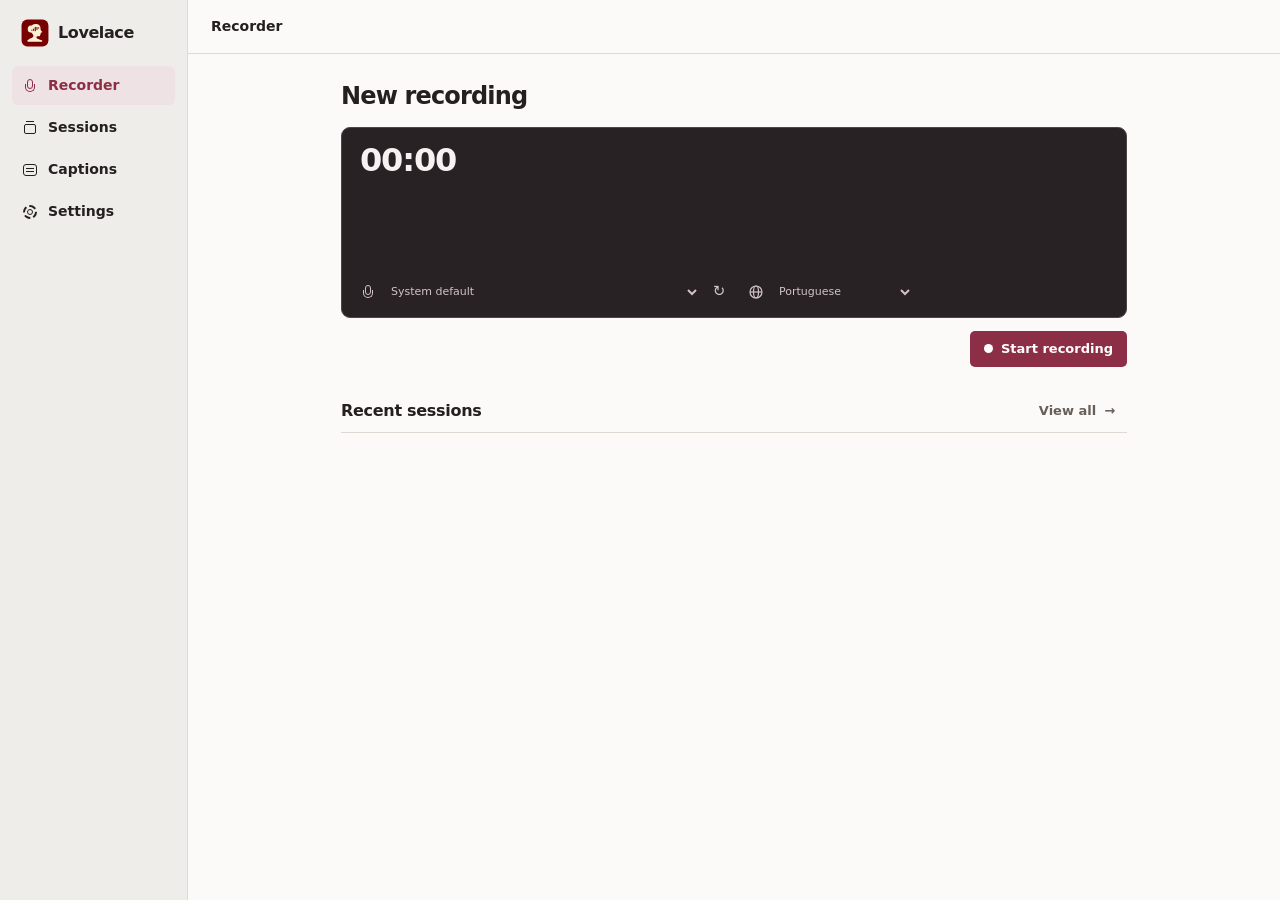
<file: ui/index.html>
<!doctype html>
<html lang="en">
<head>
    <meta charset="utf-8">
    <meta name="viewport" content="width=device-width, initial-scale=1">
    <title>Lovelace</title>
    <link rel="stylesheet" href="./styles.css">
    <link rel="stylesheet" href="./themes/loveless.css">
    <script type="module" src="./app.js"></script>
</head>
<body>
    <!-- Elements with data-text display optional text. If removed, update any ARIA references to them. -->
    <aside class="sidebar" aria-label="Workspace">
        <div class="brand">
            <svg class="brand-mark" width="28" height="28" viewBox="0 0 100 100" aria-hidden="true">
                <rect x="2" y="2" width="96" height="96" rx="21" fill="#780000" />
                <g fill="#fdf0d5">
                    <ellipse cx="35.5" cy="35.5" rx="11.5" ry="12.5" />
                    <path d="M23 77 C28 70 36 69 43 64 C46 61 44 57 40 52 C34 46 32 39 34 32 C36 21 46 16 56 18 C65 19 70 26 70 35 C69 38 71 41 75 45 C77 47 75 49 71 49 C70 50 70 52 71 54 C71 55 69 56 68 56 C69 59 67 62 63 62 C58 61 55 62 55 66 C56 71 66 73 74 76 C76 77 77 79 75 81 L25 81 C23 80 22 79 23 77 Z" />
                </g>
                <g fill="#780000">
                    <rect x="37.05" y="37.5" width="3.9" height="5" rx="1.95" />
                    <rect x="43.05" y="33.5" width="3.9" height="9" rx="1.95" />
                    <rect x="49.05" y="28" width="3.9" height="16" rx="1.95" />
                    <rect x="55.05" y="28.5" width="3.9" height="11" rx="1.95" />
                    <rect x="61.05" y="29.5" width="3.9" height="5" rx="1.95" />
                </g>
            </svg>
            Lovelace
        </div>
        <nav class="navigation" aria-label="Main navigation">
            <button type="button" class="nav-item" data-view-target="record" aria-current="page">
                <span class="icon icon-mic" aria-hidden="true"></span> Recorder
            </button>
            <button type="button" class="nav-item" data-view-target="sessions">
                <span class="icon icon-library" aria-hidden="true"></span> Sessions
                <span class="nav-count" data-text="session-count" aria-hidden="true"></span>
            </button>
            <button type="button" class="nav-item" data-view-target="captions">
                <span class="icon icon-captions" aria-hidden="true"></span> Captions
            </button>
            <button type="button" id="log-navigation" class="nav-item" data-view-target="log" hidden>
                <span class="icon icon-captions" aria-hidden="true"></span> Transcription log
            </button>
            <button type="button" class="nav-item" data-view-target="settings">
                <span class="icon icon-settings" aria-hidden="true"></span> Settings
            </button>
        </nav>
    </aside>

    <main class="workspace" data-view="record">
        <header class="topbar">
            <h1 data-text="view-heading" tabindex="-1">Recorder</h1>
            <button type="button" id="active-job" class="job-status" data-view-target="record" hidden></button>
        </header>
        <p id="message" class="message" role="status" hidden></p>

        <section class="view page-scroll" data-panel="record" aria-label="Recorder">
            <div class="page-content recording-page">
                <section class="recorder" aria-labelledby="studio-heading">
                    <h2 id="studio-heading">New recording</h2>
                    <p id="model-setup-hint" class="model-intro" hidden>Models or engines are missing. <button type="button" class="button quiet" data-view-target="settings">Configure in Settings</button></p>
                    <div class="toolbar" aria-label="Recording controls">
                        <div class="monitor">
                            <div class="monitor-header">
                                <time data-text="elapsed" aria-label="Recording time">00:00</time>
                            </div>
                            <canvas id="signal-chart" width="900" height="112" aria-hidden="true"></canvas>
                            <div class="monitor-footer">
                                <div class="monitor-input monitor-audio-input">
                                    <span class="icon icon-mic" aria-hidden="true"></span>
                                    <label class="visually-hidden" for="audio-input">Audio input</label>
                                    <select id="audio-input" class="monitor-select" aria-label="Audio input">
                                        <option value="default">System default</option>
                                    </select>
                                    <button type="button" id="refresh-audio-inputs" class="refresh-inputs"
                                        aria-label="Refresh audio inputs" title="Refresh audio inputs">
                                        <span aria-hidden="true">&#x21bb;</span>
                                    </button>
                                    <meter id="level" class="visually-hidden" min="0" max="1" value="0"
                                        aria-label="Audio input level"></meter>
                                </div>
                                <div class="monitor-input monitor-language">
                                    <svg class="icon" viewBox="0 0 16 16" fill="none" stroke="currentColor" stroke-width="1.2" aria-hidden="true">
                                        <circle cx="8" cy="8" r="6"></circle>
                                        <ellipse cx="8" cy="8" rx="2.5" ry="6"></ellipse>
                                        <path d="M2 8h12"></path>
                                    </svg>
                                    <label class="visually-hidden" for="language">Spoken language</label>
                                    <select id="language" class="monitor-select" title="Spoken language">
                                        <option value="pt">Portuguese</option>
                                        <option value="en">English</option>
                                        <option value="auto">Auto-detect</option>
                                    </select>
                                </div>
                            </div>
                        </div>
                        <div class="record-controls">
                            <button type="button" id="record" class="button primary">
                                <span class="record-mark" aria-hidden="true"></span>
                                <span data-text="record-label">Start recording</span>
                            </button>
                        </div>
                    </div>
                </section>

                <section class="recent-panel" aria-labelledby="recent-heading">
                    <div class="section-heading">
                        <h2 id="recent-heading">Recent sessions</h2>
                        <button type="button" class="button quiet" data-view-target="sessions">
                            View all <span aria-hidden="true">→</span>
                        </button>
                    </div>
                    <div id="recent"></div>
                </section>
            </div>
        </section>

        <section class="view library" data-panel="sessions" aria-label="Sessions" hidden>
            <section class="session-list" aria-labelledby="history-heading">
                <h2 id="history-heading">Session history</h2>
                <div id="history"></div>
            </section>
            <div class="session-detail">
                <section id="review" class="review" aria-label="Session review" aria-labelledby="session-title" hidden>
                    <header class="review-header">
                        <div class="review-heading">
                            <div>
                                <h2 id="session-title" data-text="session-title" tabindex="-1"></h2>
                                <p id="session-state" data-text="session-state"></p>
                            </div>
                            <div class="session-processing-actions">
                                <button type="button" id="retry" class="button secondary" hidden>Resume processing</button>
                                <button type="button" id="restart" class="button secondary" hidden>Restart transcription…</button>
                            </div>
                        </div>
                        <div class="document-toolbar">
                            <div class="document-picker" role="group" aria-label="Document">
                                <button type="button" data-document="summary" aria-pressed="true">Summary</button>
                                <button type="button" data-document="transcript" aria-pressed="false">Transcript</button>
                            </div>
                            <button type="button" id="copy" class="button quiet">Copy Markdown</button>
                        </div>
                    </header>
                    <div id="reading-pane" class="reading-pane">
                        <article id="document" class="document"></article>
                    </div>
                    <div id="player" class="player" role="group" aria-label="Session audio" hidden>
                        <audio id="audio" preload="metadata"></audio>
                        <button id="play" type="button" aria-label="Play" disabled>
                            <span aria-hidden="true"></span>
                        </button>
                        <time data-text="current-time">00:00</time>
                        <input id="seek" type="range" min="0" max="1" step="any" value="0"
                            aria-label="Playback position" disabled>
                        <time data-text="duration">00:00</time>
                    </div>
                </section>
                <div id="empty" class="empty">
                    <span class="icon icon-library" aria-hidden="true"></span>
                    <h2 data-text="empty-title">No sessions yet</h2>
                    <p data-text="empty-description">Your recordings, transcripts and summaries will appear here.</p>
                    <button type="button" class="button secondary" data-view-target="record">Open recorder</button>
                </div>
            </div>
        </section>

        <section class="view page-scroll" data-panel="captions" aria-labelledby="captions-heading" hidden>
            <div class="page-content captions-page">
                <h2 id="captions-heading">Create captions</h2>
                <form id="captions-form">
                    <div class="field media-field">
                        <label for="caption-media">Audio or video file</label>
                        <p id="media-hint">Choose a file, drop it into this window, or paste its path.</p>
                        <div class="media-picker">
                            <input id="caption-media" type="text" placeholder="Path to media file" aria-describedby="media-hint" required>
                            <button type="button" class="button secondary" id="pick-caption-media">Browse…</button>
                        </div>
                    </div>
                    <div class="caption-controls">
                        <div class="field">
                            <label for="caption-language">Spoken language</label>
                            <select id="caption-language">
                                <option value="pt">Portuguese</option>
                                <option value="en">English</option>
                                <option value="auto">Auto-detect</option>
                            </select>
                        </div>
                        <div class="field track-field">
                            <label for="caption-track">Audio track</label>
                            <input id="caption-track" type="number" min="1" max="4294967295" value="1" required>
                        </div>
                    </div>
                    <div class="caption-action">
                        <button type="submit" id="generate-captions" class="button primary">Generate SRT</button>
                        <p id="caption-status" role="status">The SRT is saved next to the media file.</p>
                    </div>
                    <input id="caption-output" type="text" aria-label="Saved subtitle path" readonly hidden>
                </form>
            </div>
        </section>

        <section class="view page-scroll" data-panel="log" aria-label="Transcription log" hidden>
            <div id="log-content" class="page-content log-page">
                <section id="processing-status" class="processing-status" data-phase="idle"
                    aria-labelledby="processing-heading">
                    <div class="processing-heading">
                        <div>
                            <h3 id="processing-heading">Current job</h3>
                            <p id="processing-session"></p>
                            <p id="processing-detail">Waiting for a recording.</p>
                        </div>
                        <span id="processing-state" class="status-pill">Ready</span>
                    </div>
                    <div class="progress-meta">
                        <span>Stage-based progress · stays fixed during each stage</span>
                        <span id="processing-percent">0%</span>
                    </div>
                    <div id="processing-progress" class="progress-track" role="progressbar"
                        aria-label="Transcription progress" aria-valuemin="0" aria-valuemax="100"
                        aria-valuenow="0" aria-valuetext="Ready to record">
                        <span id="processing-progress-bar" class="progress-bar"></span>
                    </div>
                    <div class="log-actions">
                        <button type="button" id="log-resume" class="button secondary" hidden>Resume processing</button>
                        <button type="button" id="log-restart" class="button secondary" hidden>Restart transcription…</button>
                    </div>
                    <div class="activity-heading">
                        <h4>Activity log</h4>
                        <span id="job-elapsed"></span>
                    </div>
                    <ol id="processing-log" class="activity-log" aria-live="polite"
                        aria-relevant="additions"></ol>
                    <details id="engine-details" hidden>
                        <summary>Whisper output</summary>
                        <pre id="engine-log" class="engine-log" aria-label="Whisper output"></pre>
                    </details>
                </section>
            </div>
        </section>

        <section class="view page-scroll" data-panel="settings" aria-label="Settings" hidden>
            <div class="page-content settings-page">
                <section class="model-manager" aria-labelledby="models-heading">
                    <h2 id="models-heading">Models and engines</h2>
                    <p class="model-intro">Choose a download or browse for an existing file. Downloads are verified and selected automatically. Changes here are saved immediately.</p>
                    <p id="models-directory" class="model-path"></p>
                    <div id="model-controls"></div>
                    <div id="model-transfer" class="model-transfer" hidden>
                        <p id="model-transfer-status" role="status"></p>
                        <progress id="model-transfer-progress" max="100" value="0" aria-label="Download progress"></progress>
                        <button id="cancel-model-download" type="button" class="button secondary">Cancel download</button>
                    </div>
                    <p id="models-status" class="model-feedback" role="status"></p>
                    <p class="model-intro">Whisper models support multiple languages. Summaries use instruction models through llama.cpp. Choose CPU or a GPU backend matching your hardware; only engines for this system and architecture are listed. GPU backends require compatible drivers. Larger models need more memory. FFmpeg is still required for media captions.</p>
                </section>
                <form id="settings-form">
                    <fieldset aria-labelledby="appearance-heading">
                        <h2 id="appearance-heading">Appearance</h2>
                        <div class="setting-row">
                            <label for="setting-appearance">Theme</label>
                            <select id="setting-appearance">
                                <option value="system">System</option>
                                <option value="light">Light</option>
                                <option value="dark">Dark</option>
                                <option value="loveless">Loveless</option>
                            </select>
                        </div>
                        <div class="setting-row">
                            <div>
                                <label for="setting-backdrop">Window effect</label>
                                <p id="backdrop-hint" data-text="backdrop-hint">Applies to the sidebar and toolbar.</p>
                            </div>
                            <select id="setting-backdrop" aria-describedby="backdrop-hint">
                                <option value="solid">None</option>
                                <option value="mica">Mica</option>
                                <option value="acrylic">Acrylic</option>
                            </select>
                        </div>
                    </fieldset>
                    <fieldset aria-labelledby="defaults-heading">
                        <h2 id="defaults-heading">Recording and captions</h2>
                        <div class="setting-row">
                            <label for="setting-language">Default spoken language</label>
                            <select id="setting-language">
                                <option value="pt">Portuguese</option>
                                <option value="en">English</option>
                                <option value="auto">Auto-detect</option>
                            </select>
                        </div>
                    </fieldset>
                    <div class="settings-actions">
                        <button type="submit" class="button primary" id="save-settings" disabled>Save settings</button>
                        <p id="settings-status" role="status"></p>
                    </div>
                </form>
            </div>
        </section>
    </main>

    <div id="session-menu" class="session-menu" role="menu" aria-label="Session actions" hidden>
        <button type="button" role="menuitem" data-action="favorite" tabindex="-1">Add to favorites</button>
        <button type="button" role="menuitem" data-action="summary" tabindex="-1">Open summary source</button>
        <button type="button" role="menuitem" data-action="transcript" tabindex="-1">Open transcript source</button>
        <button type="button" role="menuitem" data-action="folder" tabindex="-1">Open session folder</button>
        <hr role="separator">
        <button type="button" role="menuitem" data-action="delete" tabindex="-1">Delete session…</button>
    </div>

    <dialog id="delete-model" class="delete-dialog" aria-labelledby="delete-model-title" aria-describedby="delete-model-description">
        <form method="dialog">
            <h2 id="delete-model-title">Delete download?</h2>
            <p id="delete-model-description"></p>
            <div class="dialog-actions">
                <button class="button secondary" value="cancel" autofocus>Cancel</button>
                <button class="button primary" value="delete">Delete download</button>
            </div>
        </form>
    </dialog>

    <dialog id="restart-session" class="delete-dialog" aria-labelledby="restart-title" aria-describedby="restart-description">
        <form method="dialog">
            <h2 id="restart-title">Restart transcription?</h2>
            <p id="restart-description">The current attempt will stop and transcription will start from the beginning. Existing results will be backed up in the session folder. Your audio is preserved.</p>
            <div class="dialog-actions">
                <button class="button secondary" value="cancel" autofocus>Cancel</button>
                <button class="button primary" value="restart">Restart transcription</button>
            </div>
        </form>
    </dialog>

    <dialog id="delete-session" class="delete-dialog" aria-labelledby="delete-title" aria-describedby="delete-description">
        <form method="dialog">
            <h2 id="delete-title">Delete session?</h2>
            <p id="delete-description"></p>
            <div class="dialog-actions">
                <button class="button secondary" value="cancel" autofocus>Cancel</button>
                <button class="button primary" value="delete">Delete permanently</button>
            </div>
        </form>
    </dialog>
</body>
</html>
</file>
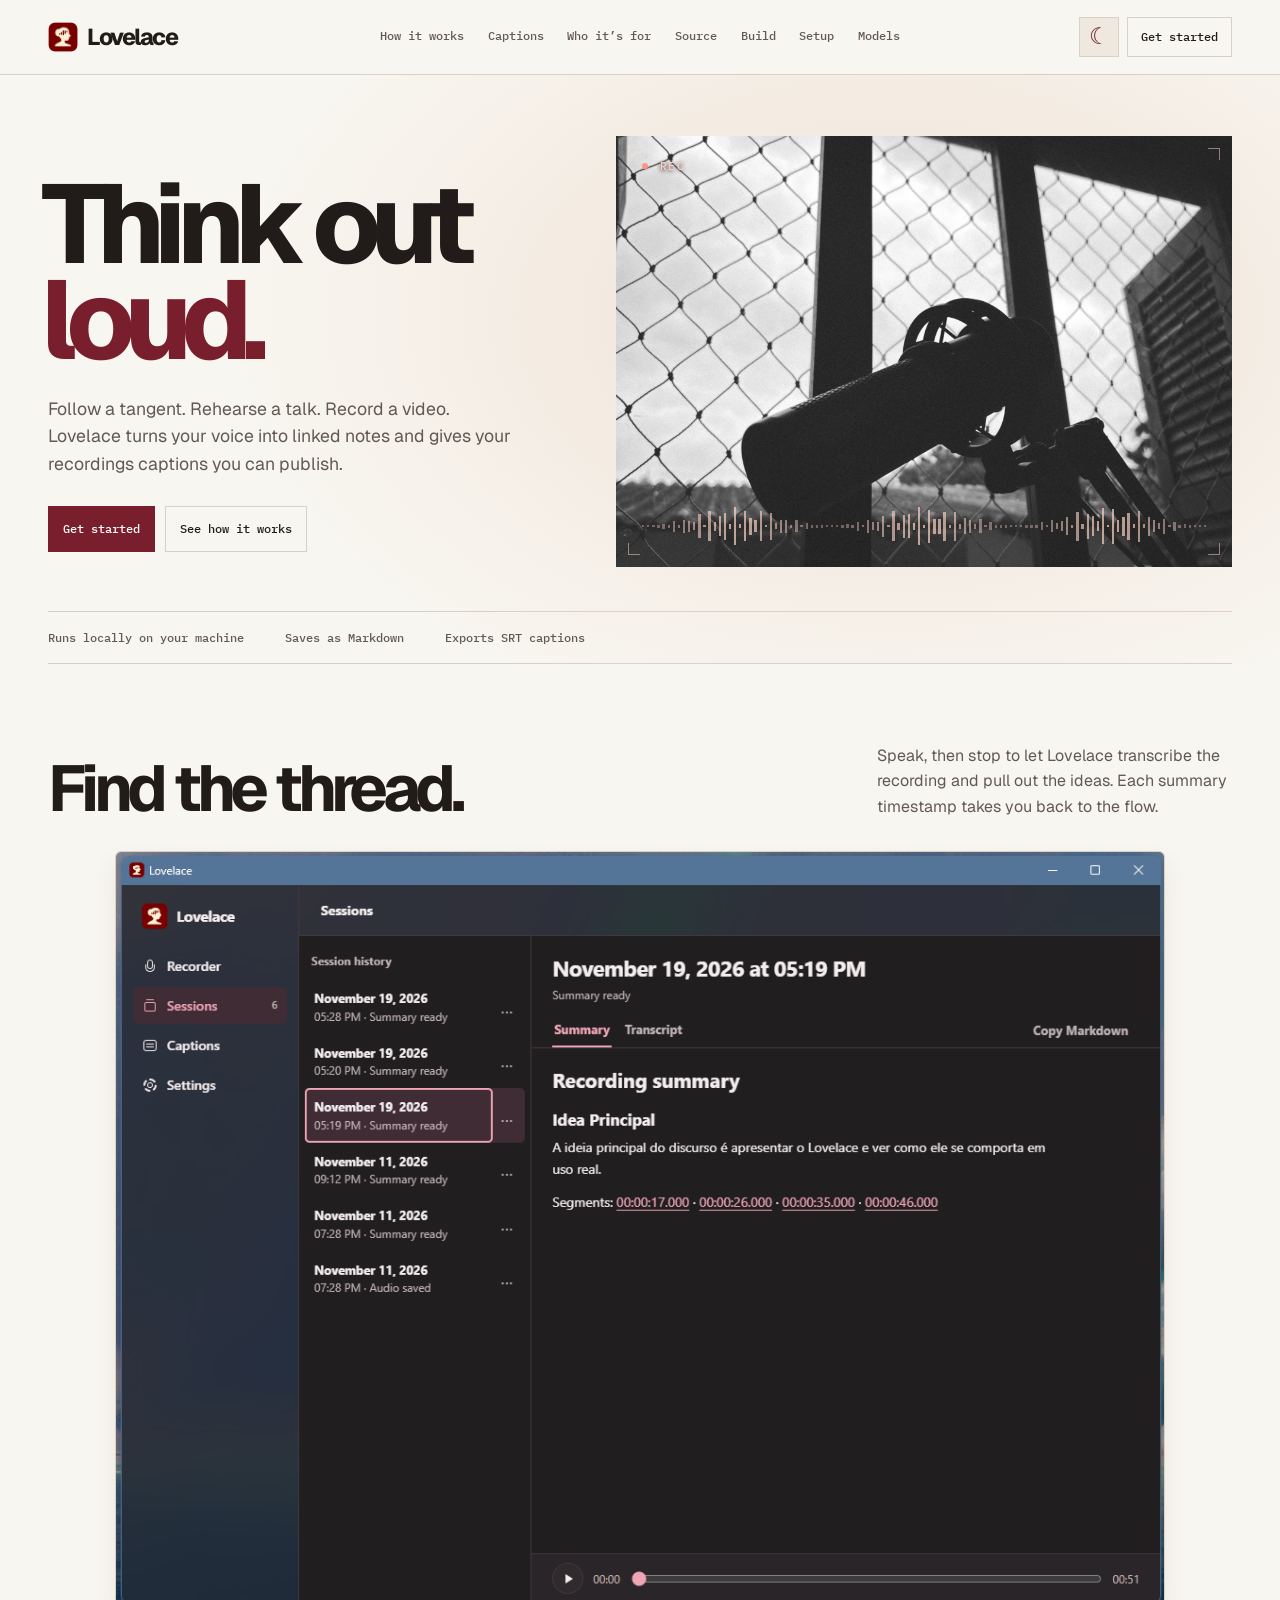
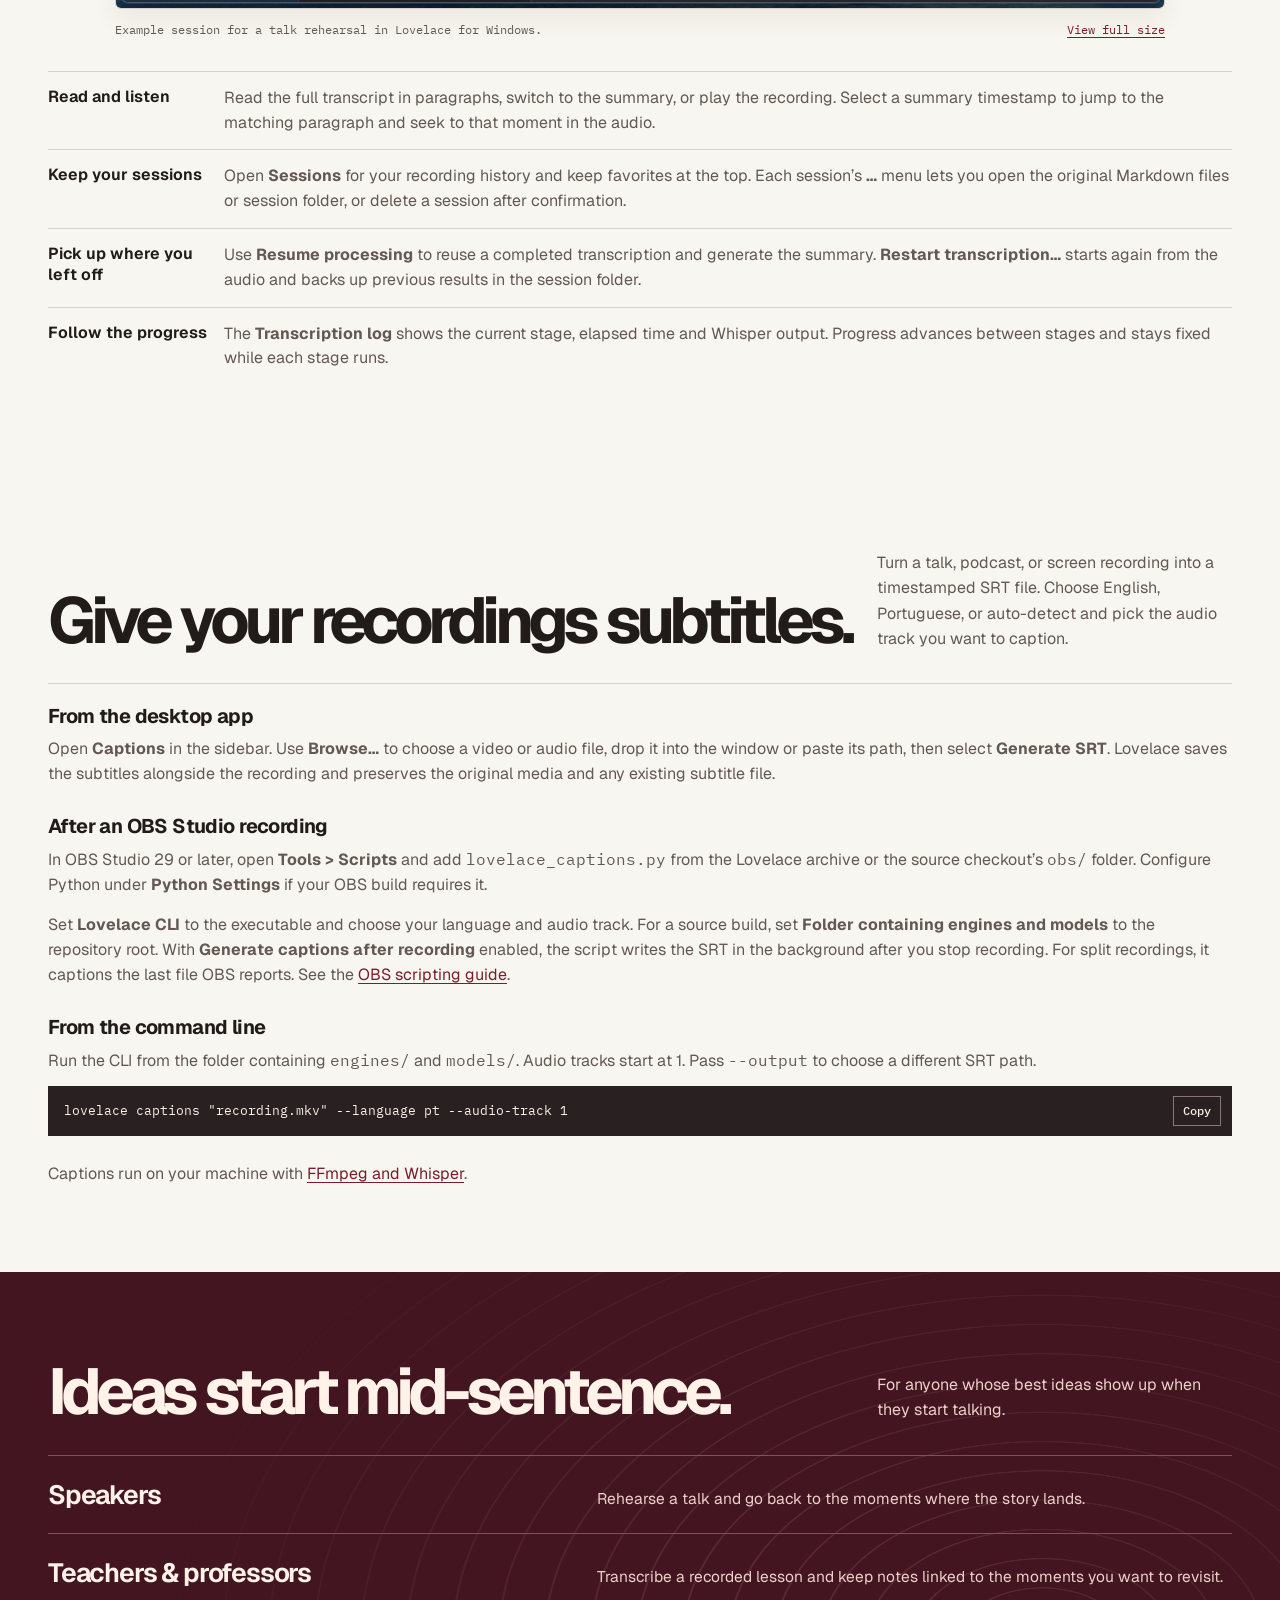
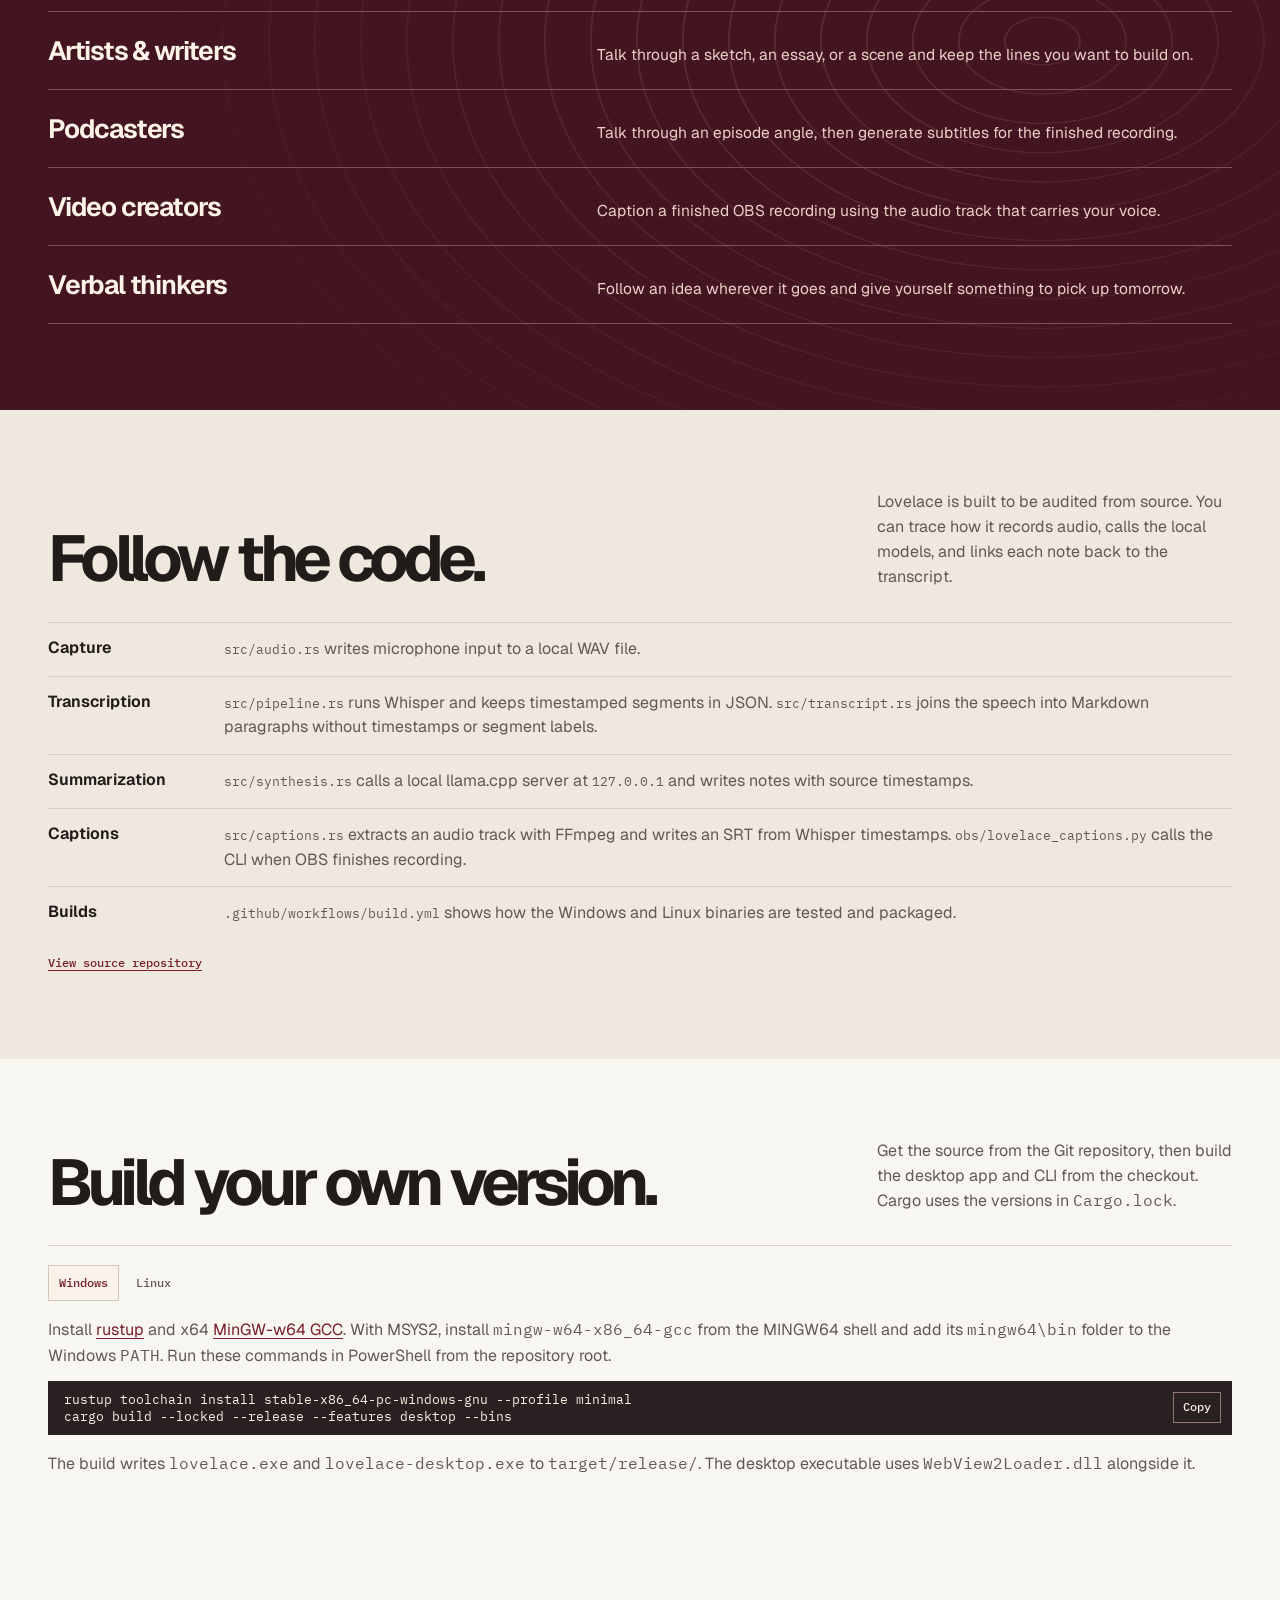
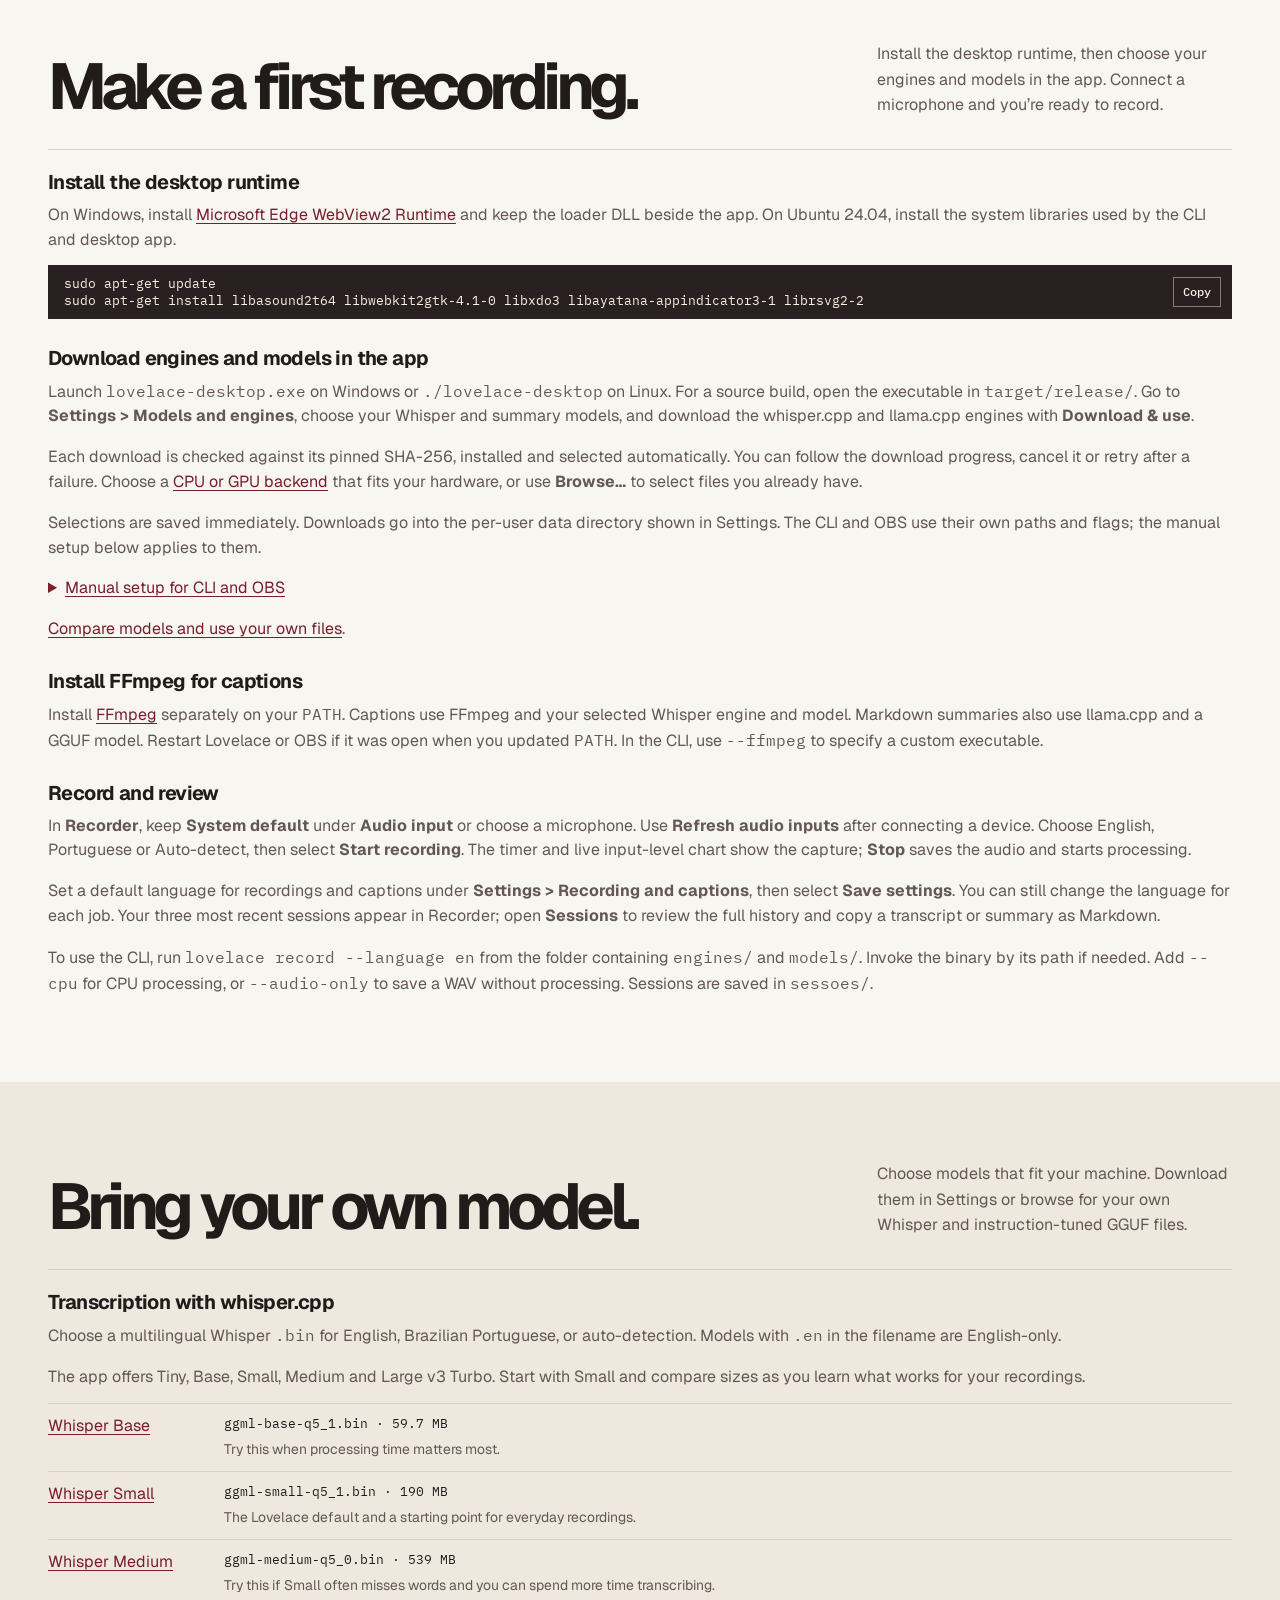
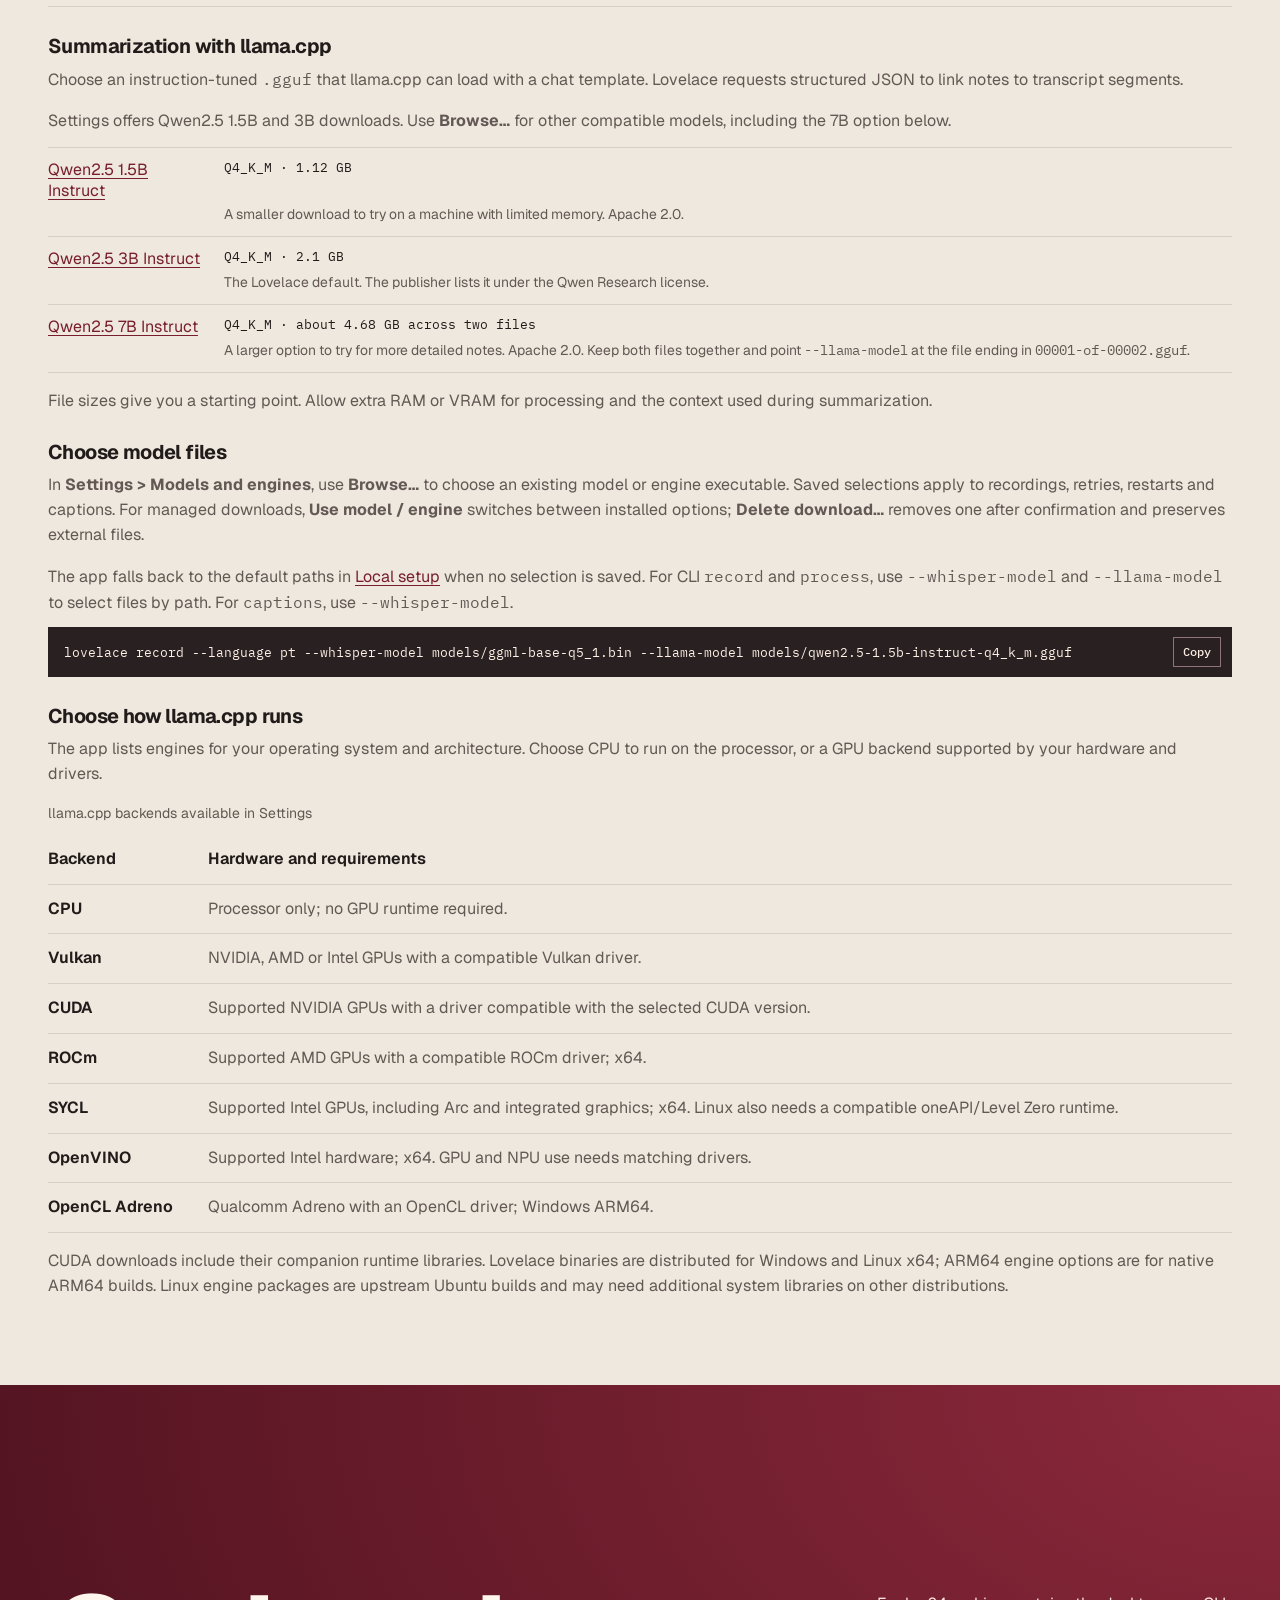
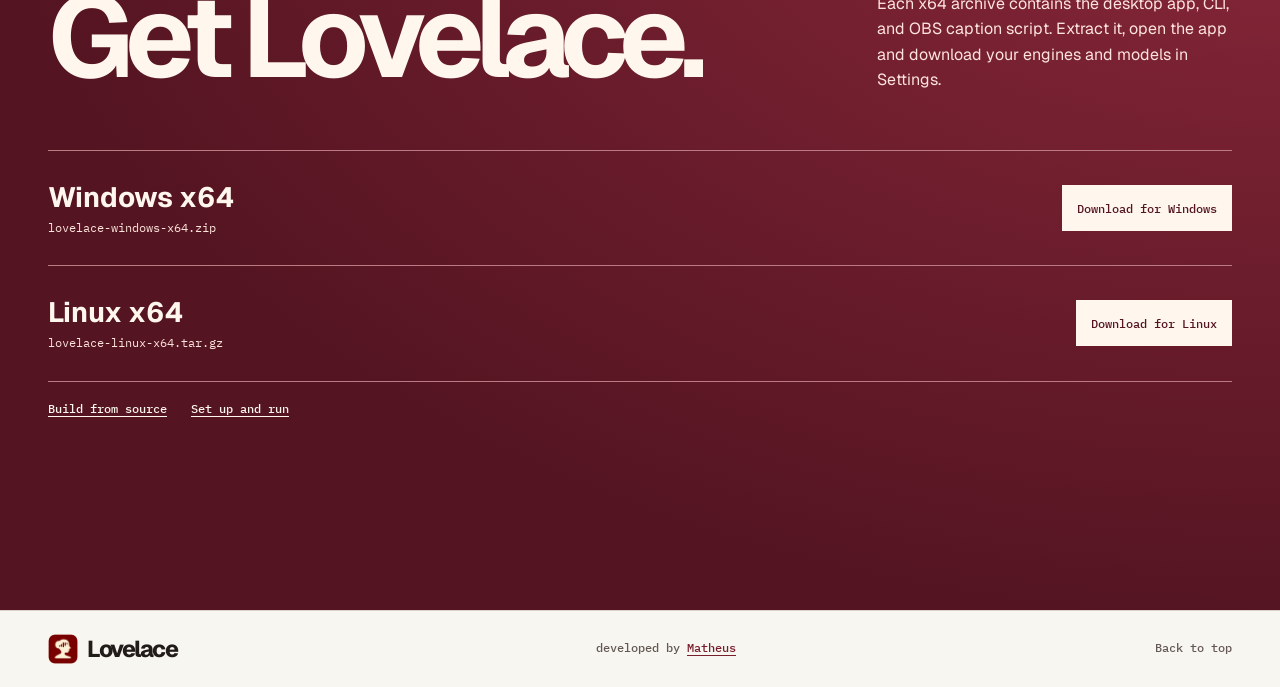
<file: website/index.html>
<!doctype html>
<html lang="en">
<head>
  <meta charset="utf-8">
  <meta name="viewport" content="width=device-width, initial-scale=1">
  <meta name="description" content="Lovelace turns recordings into full-text transcripts, linked Markdown notes, and SRT captions. Choose your microphone, download models in the app, and process locally on Windows and Linux.">
  <meta name="theme-color" content="#f8f6f0">
  <script src="theme.js"></script>
  <title>Lovelace - Your voice outside your head.</title>
  <link rel="icon" href="assets/lovelace.png" type="image/png">
  <link rel="stylesheet" href="styles.css">
  <script src="repository.js?v=3af0313" defer></script>
  <script src="app.js" defer></script>
  <script defer src="https://analytics.vazio.club/script.js" data-website-id="5a8a3d72-5daf-4a59-8319-a60845918877"></script>
</head>
<body id="top">
  <a class="skip-link" href="#main">Skip to content</a>
  <header class="site-header">
    <div class="shell header-inner">
      <a class="brand" href="#top"><img src="assets/lovelace.png" width="30" height="30" alt=""> Lovelace</a>
      <nav aria-label="Main navigation">
        <a href="#workflow">How it works</a>
        <a href="#captions">Captions</a>
        <a href="#use-cases">Who it’s for</a>
        <a href="#source">Source</a>
        <a href="#build-from-source">Build</a>
        <a href="#run-locally">Setup</a>
        <a href="#models">Models</a>
      </nav>
      <div class="header-actions">
        <button class="theme-toggle" type="button" aria-label="Dark theme" title="Dark theme" hidden>
          <span class="theme-moon" aria-hidden="true">☾</span>
          <span class="theme-sun" aria-hidden="true">☼</span>
        </button>
        <a class="header-cta" href="#get-started">Get started</a>
      </div>
    </div>
  </header>

  <main id="main">
    <section class="hero" aria-labelledby="hero-title">
      <div class="shell hero-inner">
        <div class="hero-copy">
          <h1 id="hero-title">Think out<br><em>loud.</em></h1>
          <p class="hero-description">Follow a tangent. Rehearse a talk. Record a video. Lovelace turns your voice into linked notes and gives your recordings captions you can publish.</p>
          <div class="hero-actions">
            <a class="button button-primary" href="#get-started">Get started</a>
            <a class="button button-secondary" href="#workflow">See how it works</a>
          </div>
        </div>
        <div class="hero-art">
          <img class="hero-image" src="assets/header_img.jpeg" alt="Quadcast in black and white aesthetic for a moody picture" width="1200" height="800" fetchpriority="high">
          <div class="photo-corner top-left" aria-hidden="true"></div>
          <div class="photo-corner top-right" aria-hidden="true"></div>
          <div class="photo-corner bottom-left" aria-hidden="true"></div>
          <div class="photo-corner bottom-right" aria-hidden="true"></div>
          <div class="photo-label" aria-hidden="true"><span class="signal-dot"></span> REC</div>
          <div class="waveform" aria-hidden="true"></div>
        </div>
      </div>
      <div class="shell product-meta">
        <span>Runs locally on your machine</span>
        <span>Saves as Markdown</span>
        <a href="#captions">Exports SRT captions</a>
      </div>
    </section>

    <section id="workflow" class="section shell" aria-labelledby="workflow-title">
      <div class="section-heading">
        <div>
          <h2 id="workflow-title">Find the thread.</h2>
        </div>
        <p>Speak, then stop to let Lovelace transcribe the recording and pull out the ideas. Each summary timestamp takes you back to the flow.</p>
      </div>
      <figure class="session-preview">
        <img src="assets/printscreen_1.png" width="1102" height="792" loading="lazy"
          alt="The Lovelace desktop app showing three notes for a talk rehearsal, links to the transcript, and the session audio paused at 00:09.">
        <figcaption>
          <span>Example session for a talk rehearsal in Lovelace for Windows.</span>
          <a href="assets/printscreen_1.png" target="_blank" rel="noopener">View full size</a>
        </figcaption>
      </figure>
      <dl class="source-list workflow-details">
        <div><dt>Read and listen</dt><dd>Read the full transcript in paragraphs, switch to the summary, or play the recording. Select a summary timestamp to jump to the matching paragraph and seek to that moment in the audio.</dd></div>
        <div><dt>Keep your sessions</dt><dd>Open <strong>Sessions</strong> for your recording history and keep favorites at the top. Each session’s <strong>…</strong> menu lets you open the original Markdown files or session folder, or delete a session after confirmation.</dd></div>
        <div><dt>Pick up where you left off</dt><dd>Use <strong>Resume processing</strong> to reuse a completed transcription and generate the summary. <strong>Restart transcription…</strong> starts again from the audio and backs up previous results in the session folder.</dd></div>
        <div><dt>Follow the progress</dt><dd>The <strong>Transcription log</strong> shows the current stage, elapsed time and Whisper output. Progress advances between stages and stays fixed while each stage runs.</dd></div>
      </dl>
    </section>

    <section id="captions" class="section shell" aria-labelledby="captions-title">
      <div class="section-heading">
        <div>
          <h2 id="captions-title">Give your recordings subtitles.</h2>
        </div>
        <p>Turn a talk, podcast, or screen recording into a timestamped SRT file. Choose English, Portuguese, or auto-detect and pick the audio track you want to caption.</p>
      </div>
      <div class="setup-body run-guide">
        <div>
          <h3>From the desktop app</h3>
          <p>Open <strong>Captions</strong> in the sidebar. Use <strong>Browse…</strong> to choose a video or audio file, drop it into the window or paste its path, then select <strong>Generate SRT</strong>. Lovelace saves the subtitles alongside the recording and preserves the original media and any existing subtitle file.</p>
        </div>
        <div>
          <h3>After an OBS Studio recording</h3>
          <p>In OBS Studio 29 or later, open <strong>Tools > Scripts</strong> and add <code>lovelace_captions.py</code> from the Lovelace archive or the source checkout’s <code>obs/</code> folder. Configure Python under <strong>Python Settings</strong> if your OBS build requires it.</p>
          <p class="setup-next">Set <strong>Lovelace CLI</strong> to the executable and choose your language and audio track. For a source build, set <strong>Folder containing engines and models</strong> to the repository root. With <strong>Generate captions after recording</strong> enabled, the script writes the SRT in the background after you stop recording. For split recordings, it captions the last file OBS reports. See the <a href="https://docs.obsproject.com/scripting">OBS scripting guide</a>.</p>
        </div>
        <div>
          <h3>From the command line</h3>
          <p>Run the CLI from the folder containing <code>engines/</code> and <code>models/</code>. Audio tracks start at 1. Pass <code>--output</code> to choose a different SRT path.</p>
          <div class="command"><code>lovelace captions "recording.mkv" --language pt --audio-track 1</code><button class="copy-command" type="button">Copy</button></div>
          <p class="copy-status" role="status"></p>
        </div>
        <p>Captions run on your machine with <a href="#caption-requirements">FFmpeg and Whisper</a>.</p>
      </div>
    </section>

    <section id="use-cases" class="use-cases" aria-labelledby="audience-title">
      <div class="shell section">
        <div class="section-heading">
          <div>
            <h2 id="audience-title">Ideas start mid-sentence.</h2>
          </div>
          <p>For anyone whose best ideas show up when they start talking.</p>
        </div>
        <dl class="audience-list">
          <div><dt>Speakers</dt><dd>Rehearse a talk and go back to the moments where the story lands.</dd></div>
          <div><dt>Teachers &amp; professors</dt><dd>Transcribe a recorded lesson and keep notes linked to the moments you want to revisit.</dd></div>
          <div><dt>Artists &amp; writers</dt><dd>Talk through a sketch, an essay, or a scene and keep the lines you want to build on.</dd></div>
          <div><dt>Podcasters</dt><dd>Talk through an episode angle, then generate subtitles for the finished recording.</dd></div>
          <div><dt>Video creators</dt><dd>Caption a finished OBS recording using the audio track that carries your voice.</dd></div>
          <div><dt>Verbal thinkers</dt><dd>Follow an idea wherever it goes and give yourself something to pick up tomorrow.</dd></div>
        </dl>
      </div>
    </section>

    <section id="source" class="source-section" aria-labelledby="source-title">
      <div class="section shell">
        <div class="section-heading">
          <div>
            <h2 id="source-title">Follow the code.</h2>
          </div>
          <p>Lovelace is built to be audited from source. You can trace how it records audio, calls the local models, and links each note back to the transcript.</p>
        </div>
        <dl class="source-list">
          <div><dt>Capture</dt><dd><code>src/audio.rs</code> writes microphone input to a local WAV file.</dd></div>
          <div><dt>Transcription</dt><dd><code>src/pipeline.rs</code> runs Whisper and keeps timestamped segments in JSON. <code>src/transcript.rs</code> joins the speech into Markdown paragraphs without timestamps or segment labels.</dd></div>
          <div><dt>Summarization</dt><dd><code>src/synthesis.rs</code> calls a local llama.cpp server at <code>127.0.0.1</code> and writes notes with source timestamps.</dd></div>
          <div><dt>Captions</dt><dd><code>src/captions.rs</code> extracts an audio track with FFmpeg and writes an SRT from Whisper timestamps. <code>obs/lovelace_captions.py</code> calls the CLI when OBS finishes recording.</dd></div>
          <div><dt>Builds</dt><dd><code>.github/workflows/build.yml</code> shows how the Windows and Linux binaries are tested and packaged.</dd></div>
        </dl>
        <p class="source-status" data-link-placeholder="source">Source repository link coming soon.</p>
        <a class="source-link" data-repository-link="source" hidden>View source repository</a>
      </div>
    </section>

    <section id="build-from-source" class="section shell setup" aria-labelledby="build-title">
      <div class="section-heading">
        <div>
          <h2 id="build-title">Build your own version.</h2>
        </div>
        <p>Get the source from the Git repository, then build the desktop app and CLI from the checkout. Cargo uses the versions in <code>Cargo.lock</code>.</p>
      </div>
      <div class="setup-body">
        <div class="platform-picker" role="group" aria-label="Operating system">
          <button type="button" data-platform="windows" aria-controls="windows-setup" aria-pressed="true">Windows</button>
          <button type="button" data-platform="linux" aria-controls="linux-setup" aria-pressed="false">Linux</button>
        </div>
        <div id="windows-setup">
          <p>Install <a href="https://rustup.rs/">rustup</a> and x64 <a href="https://packages.msys2.org/package/mingw-w64-x86_64-gcc">MinGW-w64 GCC</a>. With MSYS2, install <code>mingw-w64-x86_64-gcc</code> from the MINGW64 shell and add its <code>mingw64\bin</code> folder to the Windows <code>PATH</code>. Run these commands in PowerShell from the repository root.</p>
          <div class="command"><code>rustup toolchain install stable-x86_64-pc-windows-gnu --profile minimal
cargo build --locked --release --features desktop --bins</code><button class="copy-command" type="button">Copy</button></div>
          <p class="setup-next">The build writes <code>lovelace.exe</code> and <code>lovelace-desktop.exe</code> to <code>target/release/</code>. The desktop executable uses <code>WebView2Loader.dll</code> alongside it.</p>
        </div>
        <div id="linux-setup" hidden>
          <p>Install <a href="https://rustup.rs/">rustup</a>. On Ubuntu 24.04, install the system build dependencies and run Cargo from the repository root.</p>
          <div class="command"><code>sudo apt-get update
sudo apt-get install build-essential pkg-config libasound2-dev libwebkit2gtk-4.1-dev libxdo-dev libayatana-appindicator3-dev librsvg2-dev
rustup toolchain install stable --profile minimal
cargo +stable build --locked --release --features desktop --bins</code><button class="copy-command" type="button">Copy</button></div>
          <p class="setup-next">The build writes <code>lovelace</code> and <code>lovelace-desktop</code> to <code>target/release/</code>.</p>
        </div>
        <p class="copy-status" role="status"></p>
      </div>
    </section>

    <section id="run-locally" class="section shell setup" aria-labelledby="run-title">
      <div class="section-heading">
        <div>
          <h2 id="run-title">Make a first recording.</h2>
        </div>
        <p>Install the desktop runtime, then choose your engines and models in the app. Connect a microphone and you’re ready to record.</p>
      </div>
      <div class="setup-body run-guide">
        <div>
          <h3>Install the desktop runtime</h3>
          <p>On Windows, install <a href="https://developer.microsoft.com/en-us/microsoft-edge/webview2/">Microsoft Edge WebView2 Runtime</a> and keep the loader DLL beside the app. On Ubuntu 24.04, install the system libraries used by the CLI and desktop app.</p>
          <div class="command"><code>sudo apt-get update
sudo apt-get install libasound2t64 libwebkit2gtk-4.1-0 libxdo3 libayatana-appindicator3-1 librsvg2-2</code><button class="copy-command" type="button">Copy</button></div>
          <p class="copy-status" role="status"></p>
        </div>
        <div>
          <h3>Download engines and models in the app</h3>
          <p>Launch <code>lovelace-desktop.exe</code> on Windows or <code>./lovelace-desktop</code> on Linux. For a source build, open the executable in <code>target/release/</code>. Go to <strong>Settings > Models and engines</strong>, choose your Whisper and summary models, and download the whisper.cpp and llama.cpp engines with <strong>Download &amp; use</strong>.</p>
          <p class="setup-next">Each download is checked against its pinned SHA-256, installed and selected automatically. You can follow the download progress, cancel it or retry after a failure. Choose a <a href="#engine-backends">CPU or GPU backend</a> that fits your hardware, or use <strong>Browse…</strong> to select files you already have.</p>
          <p class="setup-next">Selections are saved immediately. Downloads go into the per-user data directory shown in Settings. The CLI and OBS use their own paths and flags; the manual setup below applies to them.</p>
          <details class="manual-setup">
            <summary>Manual setup for CLI and OBS</summary>
            <p>Use the extracted archive folder or the root of your source checkout. Create the paths below and install the libraries that come with each engine. Add <code>.exe</code> to both engine filenames on Windows. On Linux, make the engine binaries executable and keep their shared libraries available to the loader.</p>
          <ul class="engine-list">
            <li><a href="https://github.com/ggml-org/whisper.cpp/releases/tag/b5127">Whisper CLI</a><code>engines/whisper/Release/whisper-cli</code><span>Choose the CPU build for your platform.</span></li>
            <li><a href="https://github.com/ggml-org/llama.cpp/releases/tag/b12289">llama.cpp server</a><code>engines/llama/llama-server</code><span>Choose a backend compatible with your hardware and install its required libraries and drivers. The CLI supports <code>--cpu</code> with a CPU build.</span></li>
            <li><a href="https://huggingface.co/ggerganov/whisper.cpp/resolve/main/ggml-small-q5_1.bin">Whisper Small</a><code>models/ggml-small-q5_1.bin</code><span>Multilingual speech recognition model.</span></li>
            <li><a href="https://huggingface.co/Qwen/Qwen2.5-3B-Instruct-GGUF/blob/main/qwen2.5-3b-instruct-q4_k_m.gguf">Qwen2.5 3B Instruct</a><code>models/qwen2.5-3b-instruct-q4_k_m.gguf</code><span>Download the Q4_K_M GGUF for summarization.</span></li>
          </ul>
          </details>
          <p class="setup-next"><a href="#models">Compare models and use your own files</a>.</p>
        </div>
        <div id="caption-requirements">
          <h3>Install FFmpeg for captions</h3>
          <p>Install <a href="https://ffmpeg.org/download.html">FFmpeg</a> separately on your <code>PATH</code>. Captions use FFmpeg and your selected Whisper engine and model. Markdown summaries also use llama.cpp and a GGUF model. Restart Lovelace or OBS if it was open when you updated <code>PATH</code>. In the CLI, use <code>--ffmpeg</code> to specify a custom executable.</p>
        </div>
        <div>
          <h3>Record and review</h3>
          <p>In <strong>Recorder</strong>, keep <strong>System default</strong> under <strong>Audio input</strong> or choose a microphone. Use <strong>Refresh audio inputs</strong> after connecting a device. Choose English, Portuguese or Auto-detect, then select <strong>Start recording</strong>. The timer and live input-level chart show the capture; <strong>Stop</strong> saves the audio and starts processing.</p>
          <p class="setup-next">Set a default language for recordings and captions under <strong>Settings > Recording and captions</strong>, then select <strong>Save settings</strong>. You can still change the language for each job. Your three most recent sessions appear in Recorder; open <strong>Sessions</strong> to review the full history and copy a transcript or summary as Markdown.</p>
          <p class="setup-next">To use the CLI, run <code>lovelace record --language en</code> from the folder containing <code>engines/</code> and <code>models/</code>. Invoke the binary by its path if needed. Add <code>--cpu</code> for CPU processing, or <code>--audio-only</code> to save a WAV without processing. Sessions are saved in <code>sessoes/</code>.</p>
        </div>
      </div>
    </section>

    <section id="models" class="source-section" aria-labelledby="models-title">
      <div class="section shell">
        <div class="section-heading">
          <div>
            <h2 id="models-title">Bring your own model.</h2>
          </div>
          <p>Choose models that fit your machine. Download them in Settings or browse for your own Whisper and instruction-tuned GGUF files.</p>
        </div>
        <div class="setup-body run-guide">
          <div>
            <h3>Transcription with whisper.cpp</h3>
            <p>Choose a multilingual Whisper <code>.bin</code> for English, Brazilian Portuguese, or auto-detection. Models with <code>.en</code> in the filename are English-only.</p>
            <p class="setup-next">The app offers Tiny, Base, Small, Medium and Large v3 Turbo. Start with Small and compare sizes as you learn what works for your recordings.</p>
            <ul class="engine-list">
              <li><a href="https://huggingface.co/ggerganov/whisper.cpp/blob/main/ggml-base-q5_1.bin">Whisper Base</a><code>ggml-base-q5_1.bin · 59.7 MB</code><span>Try this when processing time matters most.</span></li>
              <li><a href="https://huggingface.co/ggerganov/whisper.cpp/blob/main/ggml-small-q5_1.bin">Whisper Small</a><code>ggml-small-q5_1.bin · 190 MB</code><span>The Lovelace default and a starting point for everyday recordings.</span></li>
              <li><a href="https://huggingface.co/ggerganov/whisper.cpp/blob/main/ggml-medium-q5_0.bin">Whisper Medium</a><code>ggml-medium-q5_0.bin · 539 MB</code><span>Try this if Small often misses words and you can spend more time transcribing.</span></li>
            </ul>
          </div>
          <div>
            <h3>Summarization with llama.cpp</h3>
            <p>Choose an instruction-tuned <code>.gguf</code> that llama.cpp can load with a chat template. Lovelace requests structured JSON to link notes to transcript segments.</p>
            <p class="setup-next">Settings offers Qwen2.5 1.5B and 3B downloads. Use <strong>Browse…</strong> for other compatible models, including the 7B option below.</p>
            <ul class="engine-list">
              <li><a href="https://huggingface.co/Qwen/Qwen2.5-1.5B-Instruct-GGUF/blob/main/qwen2.5-1.5b-instruct-q4_k_m.gguf">Qwen2.5 1.5B Instruct</a><code>Q4_K_M · 1.12 GB</code><span>A smaller download to try on a machine with limited memory. Apache 2.0.</span></li>
              <li><a href="https://huggingface.co/Qwen/Qwen2.5-3B-Instruct-GGUF/blob/main/qwen2.5-3b-instruct-q4_k_m.gguf">Qwen2.5 3B Instruct</a><code>Q4_K_M · 2.1 GB</code><span>The Lovelace default. The publisher lists it under the Qwen Research license.</span></li>
              <li><a href="https://huggingface.co/Qwen/Qwen2.5-7B-Instruct-GGUF/tree/main">Qwen2.5 7B Instruct</a><code>Q4_K_M · about 4.68 GB across two files</code><span>A larger option to try for more detailed notes. Apache 2.0. Keep both files together and point <code>--llama-model</code> at the file ending in <code>00001-of-00002.gguf</code>.</span></li>
            </ul>
            <p class="setup-next">File sizes give you a starting point. Allow extra RAM or VRAM for processing and the context used during summarization.</p>
          </div>
          <div>
            <h3>Choose model files</h3>
            <p>In <strong>Settings > Models and engines</strong>, use <strong>Browse…</strong> to choose an existing model or engine executable. Saved selections apply to recordings, retries, restarts and captions. For managed downloads, <strong>Use model / engine</strong> switches between installed options; <strong>Delete download…</strong> removes one after confirmation and preserves external files.</p>
            <p class="setup-next">The app falls back to the default paths in <a href="#run-locally">Local setup</a> when no selection is saved. For CLI <code>record</code> and <code>process</code>, use <code>--whisper-model</code> and <code>--llama-model</code> to select files by path. For <code>captions</code>, use <code>--whisper-model</code>.</p>
            <div class="command"><code>lovelace record --language pt --whisper-model models/ggml-base-q5_1.bin --llama-model models/qwen2.5-1.5b-instruct-q4_k_m.gguf</code><button class="copy-command" type="button">Copy</button></div>
            <p class="copy-status" role="status"></p>
          </div>
          <div id="engine-backends">
            <h3>Choose how llama.cpp runs</h3>
            <p>The app lists engines for your operating system and architecture. Choose CPU to run on the processor, or a GPU backend supported by your hardware and drivers.</p>
            <table class="backend-table">
              <caption>llama.cpp backends available in Settings</caption>
              <thead><tr><th scope="col">Backend</th><th scope="col">Hardware and requirements</th></tr></thead>
              <tbody>
                <tr><th scope="row">CPU</th><td>Processor only; no GPU runtime required.</td></tr>
                <tr><th scope="row">Vulkan</th><td>NVIDIA, AMD or Intel GPUs with a compatible Vulkan driver.</td></tr>
                <tr><th scope="row">CUDA</th><td>Supported NVIDIA GPUs with a driver compatible with the selected CUDA version.</td></tr>
                <tr><th scope="row">ROCm</th><td>Supported AMD GPUs with a compatible ROCm driver; x64.</td></tr>
                <tr><th scope="row">SYCL</th><td>Supported Intel GPUs, including Arc and integrated graphics; x64. Linux also needs a compatible oneAPI/Level Zero runtime.</td></tr>
                <tr><th scope="row">OpenVINO</th><td>Supported Intel hardware; x64. GPU and NPU use needs matching drivers.</td></tr>
                <tr><th scope="row">OpenCL Adreno</th><td>Qualcomm Adreno with an OpenCL driver; Windows ARM64.</td></tr>
              </tbody>
            </table>
            <p class="setup-next">CUDA downloads include their companion runtime libraries. Lovelace binaries are distributed for Windows and Linux x64; ARM64 engine options are for native ARM64 builds. Linux engine packages are upstream Ubuntu builds and may need additional system libraries on other distributions.</p>
          </div>
        </div>
      </div>
    </section>

    <section id="get-started" class="download-section" aria-labelledby="download-title">
      <div class="section shell">
        <div class="section-heading">
          <div>
            <h2 id="download-title">Get Lovelace.</h2>
          </div>
          <p>Each x64 archive contains the desktop app, CLI, and OBS caption script. Extract it, open the app and download your engines and models in Settings.</p>
        </div>
        <ul class="download-list">
          <li>
            <div><strong>Windows x64</strong><code>lovelace-windows-x64.zip</code></div>
            <span data-link-placeholder="windows">Download coming soon</span>
            <a class="button button-secondary" data-repository-link="windows" hidden>Download for Windows</a>
          </li>
          <li>
            <div><strong>Linux x64</strong><code>lovelace-linux-x64.tar.gz</code></div>
            <span data-link-placeholder="linux">Download coming soon</span>
            <a class="button button-secondary" data-repository-link="linux" hidden>Download for Linux</a>
          </li>
        </ul>
        <div class="section-links">
          <a href="#build-from-source">Build from source</a>
          <a href="#run-locally">Set up and run</a>
        </div>
      </div>
    </section>
  </main>
  <footer class="site-footer">
    <div class="shell footer-inner">
      <a class="brand" href="#top"><img src="assets/lovelace.png" width="30" height="30" alt=""> Lovelace</a>
      <p class="footer-credit">developed by <a href="https://matheusdmm.dev">Matheus</a></p>
      <a class="back-top" href="#top">Back to top</a>
    </div>
  </footer>
</body>
</html>
</file>
<file: ui/styles.css>
:root {
  color-scheme: light dark;
  font: 14px/1.5 "Segoe UI", system-ui, sans-serif;
  --surface: light-dark(#fbfaf8, #211e20);
  --sidebar: light-dark(#efede9, #191719);
  --raised: light-dark(#fff, #2a2528);
  --hover: light-dark(#eeebe7, #302a2d);
  --selected: light-dark(#eee2e4, #402c34);
  --ink: light-dark(#23201f, #f4eeef);
  --muted: light-dark(#665e59, #c1b4b8);
  --line: light-dark(#ded9d3, #41383d);
  --control-line: light-dark(#b3a9a3, #77696e);
  --accent: light-dark(#8c2f46, #efa5b6);
  --accent-hover: light-dark(#76233a, #ffc0cf);
  --on-accent: light-dark(#fff, #351722);
  --focus: light-dark(#923d54, #efa5b6);
  --monitor: light-dark(#282225, #181518);
  --monitor-ink: #f8f1f2;
  --monitor-muted: #d3c2c7;
  --monitor-line: light-dark(#51434a, #453a40);
  --wave: #d99aa9;
  --gutter: clamp(24px, 4.45vw, 58px);
}

:root[data-appearance="light"] { color-scheme: light; }
:root[data-appearance="dark"] { color-scheme: dark; }

* { box-sizing: border-box; }
[hidden] { display: none !important; }
body {
  display: grid;
  grid-template-columns: 188px minmax(0, 1fr);
  height: 100vh;
  margin: 0;
  overflow: hidden;
  background: var(--surface);
  color: var(--ink);
}
h1, h2, p { margin: 0; }
button, input, select { font: inherit; }
button { color: inherit; cursor: pointer; }
button:disabled { cursor: default; opacity: .55; }
button, input, select, a { -webkit-tap-highlight-color: transparent; }
:focus-visible { outline: 2px solid var(--focus); outline-offset: 2px; }
h1:focus, h2:focus, h3[tabindex="-1"]:focus { outline: none; }
::selection { background: var(--selected); color: var(--ink); }

.visually-hidden, .clipboard-source {
  position: fixed;
  width: 1px;
  height: 1px;
  overflow: hidden;
  clip-path: inset(50%);
}

.sidebar {
  display: flex;
  flex-direction: column;
  min-height: 0;
  padding: 0 12px 16px;
  border-right: 1px solid var(--line);
  background: var(--sidebar);
}
.brand {
  display: flex;
  align-items: center;
  gap: 9px;
  height: 66px;
  padding: 0 9px;
  font-size: 16px;
  font-weight: 700;
  letter-spacing: -.025em;
}
.brand-mark { flex: none; }
.navigation { display: grid; gap: 3px; }
.nav-item {
  display: flex;
  align-items: center;
  gap: 10px;
  min-height: 39px;
  padding: 0 10px;
  border: 0;
  border-radius: 6px;
  background: transparent;
  text-align: left;
  font-weight: 600;
}
.nav-item:hover { background: var(--hover); }
.nav-item[aria-current="page"] { background: var(--selected); color: var(--accent); }
.nav-count { margin-left: auto; color: var(--muted); font-size: 11px; font-variant-numeric: tabular-nums; }
.local-status {
  display: flex;
  align-items: center;
  gap: 8px;
  margin-top: auto;
  padding: 10px 9px 0;
  color: var(--muted);
  font-size: 12px;
}

.icon { position: relative; display: inline-block; width: 16px; height: 16px; flex: none; }
.icon::before, .icon::after { position: absolute; content: ""; }
.icon-mic::before {
  inset: 1px 5px 5px;
  border: 1.4px solid currentColor;
  border-radius: 4px;
}
.icon-mic::after {
  inset: 6px 3px 2px;
  border: 1.4px solid currentColor;
  border-top: 0;
  border-radius: 0 0 6px 6px;
}
.icon-library::before {
  inset: 4px 2px 2px;
  border: 1.4px solid currentColor;
  border-radius: 2px;
}
.icon-library::after { inset: 1px 4px auto; border-top: 1.4px solid currentColor; }
.icon-captions::before {
  inset: 2px 1px;
  border: 1.4px solid currentColor;
  border-radius: 3px;
}
.icon-captions::after {
  inset: 6px 4px;
  border-block: 1px solid currentColor;
}
.icon-settings::before {
  inset: 1px;
  border: 2px dashed currentColor;
  border-radius: 50%;
}
.icon-settings::after { inset: 5px; border: 1.4px solid currentColor; border-radius: 50%; }

.workspace { display: flex; flex-direction: column; min-width: 0; min-height: 0; }
.topbar {
  display: flex;
  align-items: center;
  justify-content: space-between;
  gap: 12px;
  flex: 0 0 54px;
  padding-inline: 23px;
  border-bottom: 1px solid var(--line);
}
.topbar h1 { font-size: 14px; font-weight: 650; }
.job-status {
  display: inline-flex;
  align-items: center;
  gap: 7px;
  min-height: 29px;
  padding: 0 9px;
  border: 0;
  border-radius: 5px;
  background: var(--selected);
  color: var(--accent);
  font-size: 12px;
  font-weight: 650;
}
.job-status::before {
  width: 6px;
  height: 6px;
  flex: 0 0 6px;
  border-radius: 50%;
  background: currentColor;
  content: "";
}
.job-status:hover { text-decoration: underline; }
.message {
  margin: 12px 23px 0;
  padding: 8px 11px;
  max-height: 88px;
  overflow: auto;
  overflow-wrap: anywhere;
  white-space: pre-wrap;
  border-left: 2px solid var(--accent);
  background: var(--selected);
}
.view { flex: 1; min-height: 0; min-width: 0; }
:root[data-backdrop] body { background: transparent; }
:root[data-backdrop] .sidebar { background: color-mix(in srgb, var(--sidebar) 68%, transparent); }
:root[data-backdrop] .topbar { background: color-mix(in srgb, var(--surface) 75%, transparent); }
:root[data-backdrop] .view { background: var(--surface); }
.view:not([hidden]) { animation: reveal 160ms ease-out; }
@keyframes reveal {
  from { opacity: .68; transform: translateY(3px); }
  to { opacity: 1; transform: translateY(0); }
}
.page-scroll { overflow: auto; }
.page-content { max-width: 900px; margin-inline: auto; padding: 28px var(--gutter) 34px; }
.page-content h2 { font-size: 24px; line-height: 1.24; font-weight: 680; letter-spacing: -.035em; }
.recorder h2 { margin-bottom: 15px; }

.monitor {
  padding: 16px 18px 12px;
  overflow: hidden;
  border: 1px solid var(--monitor-line);
  border-radius: 9px;
  background: var(--monitor);
  color: var(--monitor-ink);
}
.monitor-header, .monitor-footer { display: flex; align-items: center; gap: 5px; }
.monitor-header { justify-content: space-between; }
.monitor time {
  font-size: 32px;
  line-height: 1;
  font-weight: 550;
  letter-spacing: -.035em;
  font-variant-numeric: tabular-nums;
}
#signal-chart { display: block; width: 100%; height: 88px; margin: 8px 0 7px; color: var(--monitor-line); }
.monitor-footer {
  flex-wrap: wrap;
  gap: 5px 16px;
  color: var(--monitor-muted);
  font-size: 11px;
  color-scheme: dark;
}
.monitor-input { display: flex; align-items: center; gap: 5px; min-width: 0; }
.monitor-audio-input { flex: 1 1 260px; max-width: 372px; }
.monitor-language { flex: 0 1 166px; }
.monitor-footer .monitor-select {
  flex: 1;
  width: 100%;
  min-width: 0;
  min-height: 26px;
  padding: 2px 24px 2px 5px;
  overflow: hidden;
  border: 1px solid transparent;
  border-radius: 4px;
  background-color: transparent;
  color: var(--monitor-muted);
  font-size: 11px;
  text-overflow: ellipsis;
  white-space: nowrap;
  cursor: pointer;
}
.monitor-select:is(:hover, :focus-visible):not(:disabled) {
  border-color: var(--monitor-line);
  background-color: color-mix(in srgb, var(--monitor-ink) 7%, transparent);
  color: var(--monitor-ink);
}
.monitor-select:disabled { cursor: default; opacity: .55; }
.monitor-select option { background: var(--raised); color: var(--ink); }
.refresh-inputs {
  display: grid;
  place-items: center;
  width: 26px;
  height: 26px;
  flex: 0 0 26px;
  padding: 0;
  border: 1px solid transparent;
  border-radius: 4px;
  background: transparent;
  color: var(--monitor-muted);
  font-size: 15px;
  line-height: 1;
}
.refresh-inputs:is(:hover, :focus-visible):not(:disabled) {
  border-color: var(--monitor-line);
  background: color-mix(in srgb, var(--monitor-ink) 7%, transparent);
  color: var(--monitor-ink);
}

.processing-status {
  margin-top: 18px;
  padding-top: 16px;
  border-top: 1px solid var(--line);
}
.log-page .processing-status { margin: 0; padding: 0; border: 0; }
.log-page .activity-log { max-height: none; }
.log-actions, .session-processing-actions { display: flex; flex-wrap: wrap; gap: 8px; }
.log-actions { margin-top: 20px; }
.log-page details { margin-top: 24px; color: var(--muted); font-size: 12px; }
.log-page summary { cursor: pointer; }
.engine-log { max-height: 320px; overflow: auto; white-space: pre-wrap; overflow-wrap: anywhere; font-size: 11px; line-height: 1.6; }
.processing-heading {
  display: flex;
  align-items: flex-start;
  justify-content: space-between;
  gap: 16px;
}
.processing-heading h3 { margin: 0; font-size: 14px; font-weight: 680; }
.processing-heading p {
  margin-top: 2px;
  color: var(--muted);
  font-size: 12px;
  overflow-wrap: anywhere;
}
.status-pill {
  flex: none;
  padding: 3px 8px;
  border-radius: 999px;
  background: var(--hover);
  color: var(--muted);
  font-size: 11px;
  font-weight: 650;
}
.processing-status[data-phase="recording"] .status-pill,
.processing-status[data-phase="transcribing"] .status-pill,
.processing-status[data-phase="synthesizing"] .status-pill {
  background: var(--selected);
  color: var(--accent);
}
.processing-status[data-phase="done"] .status-pill { color: light-dark(#276749, #88d4ac); }
.processing-status[data-phase="failed"] .status-pill { color: light-dark(#a1263d, #ff9daf); }
.progress-meta {
  display: flex;
  justify-content: space-between;
  gap: 12px;
  margin-top: 13px;
  color: var(--muted);
  font-size: 11px;
  font-variant-numeric: tabular-nums;
}
.progress-track {
  height: 6px;
  margin-top: 5px;
  overflow: hidden;
  border-radius: 999px;
  background: var(--line);
}
.progress-bar {
  position: relative;
  display: block;
  width: 0;
  height: 100%;
  overflow: hidden;
  border-radius: inherit;
  background: var(--accent);
  transition: width 280ms ease-out;
}
.processing-status[data-phase="recording"] .progress-bar::after,
.processing-status[data-phase="transcribing"] .progress-bar::after,
.processing-status[data-phase="synthesizing"] .progress-bar::after {
  position: absolute;
  inset: 0;
  width: 45%;
  background: linear-gradient(90deg, transparent, color-mix(in srgb, white 38%, transparent), transparent);
  content: "";
  animation: progress-sheen 1.4s ease-in-out infinite;
}
.processing-status[data-phase="done"] .progress-bar { background: light-dark(#3c8f6b, #78c69f); }
.processing-status[data-phase="failed"] .progress-bar { background: light-dark(#b33a50, #e8788c); }
@keyframes progress-sheen {
  from { transform: translateX(-110%); }
  to { transform: translateX(245%); }
}
.activity-heading {
  display: flex;
  align-items: baseline;
  justify-content: space-between;
  gap: 12px;
  margin-top: 15px;
  padding-bottom: 6px;
  border-bottom: 1px solid var(--line);
}
.activity-heading h4 { margin: 0; font-size: 12px; font-weight: 680; }
.activity-heading span { color: var(--muted); font-size: 11px; }
.activity-log {
  max-height: 116px;
  margin: 0;
  padding: 0;
  overflow: auto;
  list-style: none;
}
.activity-log li {
  display: grid;
  grid-template-columns: 57px minmax(0, 1fr);
  gap: 10px;
  padding: 6px 2px;
  border-bottom: 1px solid color-mix(in srgb, var(--line) 55%, transparent);
  color: var(--muted);
  font-size: 11px;
  animation: log-entry 150ms ease-out;
}
.activity-log time { color: color-mix(in srgb, var(--muted) 72%, transparent); font-variant-numeric: tabular-nums; }
.activity-log li[data-tone="success"] span { color: light-dark(#276749, #88d4ac); }
.activity-log li[data-tone="error"] span { color: light-dark(#a1263d, #ff9daf); }
@keyframes log-entry {
  from { opacity: 0; transform: translateY(-2px); }
  to { opacity: 1; transform: translateY(0); }
}

.record-controls, .caption-controls, .caption-action {
  display: flex;
  align-items: end;
  gap: 12px;
}
.record-controls { flex-wrap: wrap; padding-top: 13px; }
#record { margin-inline-start: auto; }
.field { display: grid; gap: 5px; min-width: 0; }
.field label { font-size: 12px; color: var(--muted); font-weight: 650; }
select, input[type="text"], input[type="number"] {
  min-height: 36px;
  padding: 5px 10px;
  min-width: 0;
  border: 1px solid var(--control-line);
  border-radius: 5px;
  background: var(--raised);
  color: var(--ink);
}
select { min-width: 145px; }
.button {
  display: inline-flex;
  align-items: center;
  justify-content: center;
  gap: 8px;
  min-height: 34px;
  padding: 0 11px;
  border: 1px solid transparent;
  border-radius: 5px;
  background: transparent;
  font-size: 13px;
  font-weight: 650;
  white-space: nowrap;
}
.button.primary { min-height: 36px; padding-inline: 13px; background: var(--accent); color: var(--on-accent); }
.button.primary:hover:not(:disabled) { background: var(--accent-hover); }
.button.secondary { background: var(--raised); border-color: var(--control-line); }
.button.quiet { color: var(--muted); }
.button:is(.secondary, .quiet):hover:not(:disabled) { background: var(--hover); color: var(--ink); }
.record-mark { width: 9px; height: 9px; border-radius: 50%; background: currentColor; }
#record[data-recording="true"] .record-mark { border-radius: 1px; }

.recent-panel { margin-top: 27px; }
.section-heading {
  display: flex;
  align-items: center;
  justify-content: space-between;
  gap: 12px;
  margin-bottom: 4px;
}
.recent-panel h2 { font-size: 16px; letter-spacing: -.018em; }
#recent { border-top: 1px solid var(--line); }
.list-empty { padding: 13px 0; color: var(--muted); font-size: 13px; }
.session-row { display: flex; align-items: center; min-width: 0; }
.session {
  display: flex;
  flex: 1;
  min-width: 0;
  gap: 10px;
  align-items: center;
  padding: 10px;
  border: 0;
  background: transparent;
  text-align: left;
}
.session:hover { background: var(--hover); }
.session:focus-visible { outline-offset: -2px; }
.session-info { display: grid; min-width: 0; }
.session strong { font-size: 13px; font-weight: 650; }
.session small { color: var(--muted); font-size: 12px; }
.session-status { margin-left: auto; color: var(--muted); font-size: 12px; text-align: right; }
.session-favorite { color: var(--accent); font-size: 12px; }
.session-actions {
  display: grid;
  place-items: center;
  flex: 0 0 29px;
  height: 29px;
  margin-right: 5px;
  padding: 0;
  border: 0;
  border-radius: 5px;
  background: transparent;
  color: var(--muted);
  font-size: 18px;
  line-height: 1;
}
.session-actions:hover, .session-actions[aria-expanded="true"] { background: var(--hover); color: var(--ink); }
#recent .session-row { border-bottom: 1px solid var(--line); }
#recent .session-info { display: flex; gap: 9px; align-items: baseline; flex-wrap: wrap; }
#recent .session > .icon { color: var(--muted); }

.library { display: grid; grid-template-columns: minmax(155px, 27%) minmax(0, 1fr); }
.session-list {
  display: flex;
  flex-direction: column;
  min-height: 0;
  padding: 11px 0 0;
  border-right: 1px solid var(--line);
}
.session-list h2 { padding: 6px 13px 11px; color: var(--muted); font-size: 12px; font-weight: 650; }
#history { flex: 1; min-height: 0; padding: 0 6px 6px; overflow: auto; }
#history .list-empty { padding: 5px 7px; }
#history .session, #history .session-row { border-radius: 5px; }
#history .session-row:has([aria-current="true"]) { background: var(--selected); }
.session-menu {
  position: fixed;
  z-index: 2;
  width: 208px;
  max-width: calc(100vw - 12px);
  max-height: calc(100vh - 12px);
  overflow: auto;
  padding: 4px;
  border: 1px solid var(--line);
  border-radius: 7px;
  background: var(--raised);
  box-shadow: 0 7px 24px #0003;
}
.session-menu button {
  display: block;
  width: 100%;
  min-height: 32px;
  padding: 4px 9px;
  border: 0;
  border-radius: 4px;
  background: transparent;
  text-align: left;
}
.session-menu button:is(:hover, :focus-visible):not(:disabled) { background: var(--hover); }
.session-menu button:focus-visible { outline-offset: -2px; }
.session-menu [data-action="delete"] { color: var(--accent); }
.session-menu hr { margin: 4px 0; border: 0; border-top: 1px solid var(--line); }
.delete-dialog {
  width: min(390px, calc(100% - 32px));
  padding: 20px;
  border: 1px solid var(--line);
  border-radius: 9px;
  background: var(--raised);
  color: var(--ink);
}
.delete-dialog::backdrop { background: #0007; }
.delete-dialog h2 { font-size: 19px; }
.delete-dialog p { margin-top: 9px; color: var(--muted); }
.dialog-actions { display: flex; flex-wrap: wrap; justify-content: end; gap: 8px; margin-top: 20px; }
.session-detail, .review { display: flex; flex-direction: column; min-height: 0; min-width: 0; }
.review { flex: 1; }
.review-header { padding: 20px 22px 0; border-bottom: 1px solid var(--line); }
.review-heading, .document-toolbar {
  display: flex;
  align-items: center;
  justify-content: space-between;
  flex-wrap: wrap;
  gap: 6px 10px;
}
.review-heading h2 { font-size: clamp(17px, 2.15vw, 23px); line-height: 1.25; letter-spacing: -.024em; }
#session-state { margin-top: 4px; color: var(--muted); font-size: 12px; }
.document-toolbar { margin-top: 10px; }
.document-picker { display: flex; gap: 12px; }
.document-picker button {
  min-height: 37px;
  padding: 0 2px;
  border: 0;
  border-bottom: 2px solid transparent;
  background: transparent;
  color: var(--muted);
  font-size: 13px;
  font-weight: 650;
}
.document-picker button:hover:not(:disabled) { color: var(--ink); }
.document-picker button[aria-pressed="true"] { color: var(--accent); border-bottom-color: currentColor; }
.document-picker button:focus-visible { outline-offset: -2px; }
.reading-pane { flex: 1; min-height: 0; padding: 20px 22px 24px; overflow: auto; }
.document { max-width: 70ch; overflow-wrap: anywhere; line-height: 1.65; }
.document :first-child { margin-top: 0; }
.document h1 { margin: 0 0 13px; font-size: 21px; line-height: 1.28; }
.document h2, .document h3 { margin: 17px 0 6px; line-height: 1.35; }
.document h2 { font-size: 17px; }
.document h3 { font-size: 14px; }
.document p { margin: 0 0 12px; }
.document ul, .document ol { padding-left: 21px; }
.document li + li { margin-top: 5px; }
.document a { color: var(--accent); text-underline-offset: 3px; }
.document .highlight { background: var(--selected); scroll-margin: 10px; }
.document pre { padding: 10px; overflow: auto; background: var(--hover); }
.document hr { border: 0; border-top: 1px solid var(--line); }
.unavailable, .empty p { color: var(--muted); }
.empty {
  display: grid;
  flex: 1;
  align-content: center;
  justify-items: center;
  gap: 7px;
  padding: 18px;
  text-align: center;
}
.empty .icon { color: var(--muted); }
.empty h2 { font-size: 17px; }
.empty .button { margin-top: 4px; }

.player {
  display: flex;
  align-items: center;
  gap: 10px;
  padding: 9px 22px;
  border-top: 1px solid var(--line);
  background: var(--raised);
}
#play {
  display: grid;
  place-items: center;
  width: 33px;
  height: 33px;
  padding: 0;
  flex: 0 0 33px;
  border: 1px solid var(--line);
  border-radius: 50%;
  background: var(--hover);
}
#play:hover:not(:disabled) { background: var(--selected); }
#play span { margin-left: 2px; border-left: 8px solid currentColor; border-block: 5px solid transparent; }
#play[data-playing="true"] span {
  width: 9px;
  height: 10px;
  margin: 0;
  border: solid currentColor;
  border-width: 0 3px;
}
.player time { color: var(--muted); font-size: 12px; font-variant-numeric: tabular-nums; }
.player input { flex: 1; min-width: 0; accent-color: var(--accent); }

.captions-page form { display: grid; gap: 16px; max-width: 620px; margin-top: 16px; }
.media-field { padding: 15px; border: 1px dashed var(--control-line); border-radius: 7px; }
.media-field label { color: var(--ink); font-size: 14px; }
.media-field p, .caption-action p { color: var(--muted); font-size: 13px; }
.media-picker { display: flex; align-items: stretch; gap: 8px; margin-top: 3px; }
.media-picker input { flex: 1; width: 100%; }
.track-field input { width: 92px; }
.caption-action { flex-wrap: wrap; align-items: center; padding-top: 2px; }
.caption-action p { overflow-wrap: anywhere; }

.settings-page form { display: grid; gap: 23px; max-width: 660px; }
.settings-page fieldset { min-width: 0; margin: 0; padding: 0; border: 0; }
.settings-page h2 { margin-bottom: 9px; font-size: 19px; }
.setting-row {
  display: flex;
  align-items: center;
  justify-content: space-between;
  gap: 10px 14px;
  padding: 11px 0;
  border-top: 1px solid var(--line);
}
.setting-row label { font-weight: 650; }
.setting-row p, #settings-status { color: var(--muted); font-size: 13px; }
.setting-row select { width: 155px; flex: none; max-width: 48%; min-width: 0; }
.settings-actions { display: flex; align-items: center; gap: 12px; flex-wrap: wrap; }
.model-manager { max-width: 660px; margin-bottom: 28px; }
.model-intro, .model-path, .model-feedback, .model-meta { color: var(--muted); font-size: 13px; }
.model-intro { margin: 8px 0 12px; }
.model-path { overflow-wrap: anywhere; margin: 8px 0; }
.model-group { padding: 15px 0; border-top: 1px solid var(--line); min-width: 0; }
.model-group label { display: block; font-weight: 650; margin-bottom: 8px; }
.model-group select { width: 100%; min-width: 0; }
.model-actions { display: flex; flex-wrap: wrap; gap: 8px; margin-top: 10px; }
.model-meta { margin-top: 7px; }
.model-transfer { display: grid; gap: 10px; padding: 14px 0; }
.model-transfer progress { width: 100%; accent-color: var(--accent); }
.model-transfer button { justify-self: start; }

.nav-item, .button, .session, .job-status, #play, .monitor-select, .refresh-inputs {
  transition: background-color 130ms, border-color 130ms, color 130ms;
}

@media (max-width: 770px) {
  body { grid-template-columns: 148px minmax(0, 1fr); }
  .sidebar { padding-inline: 8px; }
  .topbar, .review-header, .reading-pane, .player { padding-inline: 15px; }
  .document-picker { gap: 8px; }
}

@media (prefers-reduced-motion: reduce) {
  *, *::before, *::after { animation: none !important; transition: none !important; }
}

@media (forced-colors: active) {
  :root[data-backdrop] :is(body, .sidebar, .topbar, .view) { background: Canvas; }
  .nav-item[aria-current="page"], .session[aria-current="true"] { outline: 1px solid Highlight; outline-offset: -1px; }
  .button, #play { border-color: ButtonText; }
  .record-mark, .job-status::before { background: CanvasText; }
}
</file>
<file: ui/themes/loveless.css>
/* Loveless: plum shadows, saturated pink light, and a softly blurred signal. */
:root[data-appearance="loveless"] {
  color-scheme: dark;
  --surface: #21131e;
  --sidebar: #190e18;
  --raised: #2c1928;
  --hover: #382034;
  --selected: #4c2241;
  --ink: #faedf5;
  --muted: #c7a6bd;
  --line: #493044;
  --control-line: #87607c;
  --accent: #f599cd;
  --accent-hover: #ffb5de;
  --on-accent: #381029;
  --focus: #ffb5de;
  --monitor: #3a102e;
  --monitor-ink: #fff0f8;
  --monitor-muted: #f0b9d9;
  --monitor-line: #874268;
  --wave: #ffc1e5;
  --brand-ground: #a42570;
  --brand-ink: #ffe4f3;
}

:root[data-appearance="loveless"] .brand-mark > rect,
:root[data-appearance="loveless"] .brand-mark > g:last-child {
  fill: var(--brand-ground);
}

:root[data-appearance="loveless"] .brand-mark > g:first-of-type {
  fill: var(--brand-ink);
}

:root[data-appearance="loveless"] .sidebar {
  background-image: linear-gradient(165deg, #8b22551c, transparent 48%);
}

:root[data-appearance="loveless"] .nav-item[aria-current="page"] {
  box-shadow: inset 2px 0 var(--accent);
}

/* Keep the haze behind the signal and controls, never over their text. */
:root[data-appearance="loveless"] .monitor {
  position: relative;
  isolation: isolate;
  border-color: var(--monitor-line);
  background:
    radial-gradient(ellipse at 82% 5%, #ee4da969, transparent 58%),
    radial-gradient(ellipse at 18% 100%, #b8196b61, transparent 62%),
    linear-gradient(112deg, #300d29, #65123f 54%, #3c0d32);
  box-shadow: inset 0 1px #ffbedc1a, 0 8px 32px #10061133;
}

:root[data-appearance="loveless"] .monitor::before {
  position: absolute;
  z-index: -1;
  inset: -45%;
  transform: rotate(-19deg);
  background: repeating-linear-gradient(
    0deg,
    transparent 0 23px,
    #ff88c91f 24px 27px,
    #f065ad30 28px 33px,
    transparent 36px 54px
  );
  filter: blur(7px);
  pointer-events: none;
  content: "";
}

:root[data-appearance="loveless"] .monitor::after {
  position: absolute;
  z-index: -1;
  inset: 0;
  background: repeating-linear-gradient(0deg, #ffc1e507 0 1px, transparent 1px 3px);
  pointer-events: none;
  content: "";
}

:root[data-appearance="loveless"] .monitor time {
  text-shadow: 0 0 22px #ff8bcc3d;
}

:root[data-appearance="loveless"] #signal-chart {
  color: #e6a0c222;
}

:root[data-appearance="loveless"] .button.primary {
  box-shadow: 0 2px 12px #ed62ae18;
  transition: background-color 160ms, box-shadow 160ms;
}

:root[data-appearance="loveless"] .button.primary:hover:not(:disabled) {
  box-shadow: 0 3px 18px #ed62ae38;
}

:root[data-appearance="loveless"] #record[data-recording="true"] {
  background: var(--selected);
  color: var(--accent-hover);
  border-color: var(--accent);
  box-shadow: 0 0 0 3px #f599cd14;
}

@media (prefers-reduced-motion: reduce) {
  :root[data-appearance="loveless"] .button.primary { transition: none; }
}

@media (forced-colors: active) {
  :root[data-appearance="loveless"] .sidebar,
  :root[data-appearance="loveless"] .monitor { background: Canvas; }
  :root[data-appearance="loveless"] .monitor { color: CanvasText; border-color: CanvasText; }
  :root[data-appearance="loveless"] .monitor::before,
  :root[data-appearance="loveless"] .monitor::after { display: none; }
  :root[data-appearance="loveless"] #signal-chart { color: CanvasText; --wave: CanvasText; }
  :root[data-appearance="loveless"] .brand-mark > rect,
  :root[data-appearance="loveless"] .brand-mark > g:last-child { fill: CanvasText; }
  :root[data-appearance="loveless"] .brand-mark > g:first-of-type { fill: Canvas; }
}
</file>
<file: website/styles.css>
@import url("https://fonts.googleapis.com/css2?family=Geist:wght@400;500;600;650;700;750;800&family=IBM+Plex+Mono:wght@400;500;600&display=swap");

:root {
  color-scheme: light;
  --paper: #f8f6f0;
  --ink: #211b1a;
  --muted: #635854;
  --line: #d9d0c7;
  --wine: #781e2c;
  --dark-wine: #541421;
  --accent-fill: #781e2c;
  --accent-hover: #541421;
  --surface: #eee8df;
  --selection: #f8f2e9;
  --selection-line: #d5c6bb;
  --hero-glow: #c17b6b36;
  --hero-glow-edge: #dcb09624;
  --signal-ring: #781e2c1a;
  --header-height: 75px;
  --mono: "IBM Plex Mono", "Consolas", monospace;
  --sans: "Geist", "Segoe UI", sans-serif;
}

:root[data-theme="dark"] {
  color-scheme: dark;
  --paper: #191416;
  --ink: #fff1e8;
  --muted: #d2bdb9;
  --line: #594448;
  --wine: #ffa99e;
  --accent-fill: #922d41;
  --accent-hover: #a83c51;
  --surface: #261c20;
  --selection: #332329;
  --selection-line: #75545d;
  --hero-glow: #9c354747;
  --hero-glow-edge: #7231442e;
  --signal-ring: #ffa99e25;
}

* {
  box-sizing: border-box;
}
[hidden] {
  display: none !important;
}
html {
  scroll-behavior: smooth;
  scroll-padding-top: calc(var(--header-height) + 16px);
}
body {
  margin: 0;
  background: var(--paper);
  color: var(--ink);
  font-family: var(--sans);
}
a {
  color: inherit;
  text-decoration: none;
}
button {
  color: inherit;
  font: inherit;
  cursor: pointer;
}
:focus-visible {
  outline: 2px solid var(--wine);
  outline-offset: 4px;
}
h1,
h2,
h3,
p,
figure,
dl,
dd {
  margin: 0;
}
img {
  display: block;
  max-width: 100%;
}
.shell {
  width: min(1184px, calc(100% - 96px));
  margin-inline: auto;
}
.skip-link {
  position: fixed;
  top: 12px;
  left: 12px;
  z-index: 4;
  padding: 12px;
  background: var(--paper);
  transform: translateY(-150%);
}
.skip-link:focus {
  transform: none;
}

.site-header {
  position: sticky;
  top: 0;
  z-index: 3;
  background: var(--paper);
  border-bottom: 1px solid var(--line);
}
.header-inner {
  min-height: 74px;
  display: grid;
  grid-template-columns: 1fr auto 1fr;
  align-items: center;
  gap: 24px;
}
.brand {
  display: inline-flex;
  width: fit-content;
  align-items: center;
  gap: 9px;
  font-size: 23px;
  font-weight: 750;
  letter-spacing: -0.065em;
}
.brand img {
  border-radius: 7px;
}
.header-inner nav {
  display: flex;
  gap: clamp(2px, 0.9vw, 14px);
  align-items: center;
}
.header-inner nav a,
.header-cta,
.back-top {
  font: 500 0.76rem/1.2 var(--mono);
}
.header-inner nav a {
  color: var(--muted);
  padding: 9px 6px;
  white-space: nowrap;
  border-bottom: 2px solid transparent;
}
.header-inner nav a:hover,
.back-top:hover {
  color: var(--wine);
}
.header-inner nav a[aria-current="location"] {
  color: var(--wine);
  border-bottom-color: currentColor;
}
.header-actions {
  justify-self: end;
  display: flex;
  gap: 8px;
  align-items: center;
}
.theme-toggle,
.header-cta {
  height: 40px;
}
.header-cta {
  display: inline-flex;
  gap: 14px;
  align-items: center;
  padding: 10px 13px;
  border: 1px solid var(--line);
  white-space: nowrap;
  transition: border-color 0.2s, color 0.2s;
}
.header-cta:hover {
  color: var(--wine);
  border-color: var(--wine);
}
.header-cta[aria-current="location"] {
  color: white;
  background: var(--accent-fill);
  border-color: var(--accent-fill);
}
.theme-toggle {
  display: grid;
  place-items: center;
  width: 40px;
  padding: 0;
  border: 1px solid var(--line);
  background: var(--surface);
  color: var(--wine);
  font-size: 1.45rem;
  line-height: 1;
}
.theme-toggle:hover {
  border-color: var(--wine);
}
.theme-toggle .theme-sun,
.theme-toggle[aria-pressed="true"] .theme-moon {
  display: none;
}
.theme-toggle[aria-pressed="true"] .theme-sun {
  display: block;
}

.hero,
.use-cases {
  position: relative;
  isolation: isolate;
  overflow: clip;
}

.hero::before,
.use-cases::before {
  content: "";
  position: absolute;
  z-index: -1;
  pointer-events: none;
}

.hero::before {
  inset-block-start: -30%;
  inset-inline-end: -9%;
  inline-size: min(78rem, 92%);
  block-size: 145%;
  background: radial-gradient(
    ellipse at 57% 49%,
    var(--hero-glow),
    var(--hero-glow-edge) 37%,
    transparent 69%
  );
  animation: background-drift 16s ease-in-out infinite alternate;
}

@keyframes background-drift {
  from {
    transform: translate3d(4%, -3%, 0) scale(1);
  }
  to {
    transform: translate3d(-11%, 7%, 0) scale(1.13);
  }
}

.hero-inner {
  display: grid;
  grid-template-columns: 0.91fr 1.09fr;
  align-items: center;
  gap: clamp(28px, 4.2vw, 64px);
  padding-block: 61px 44px;
}
.hero-copy {
  animation: enter 0.55s ease-out both;
}
.eyebrow {
  font: 600 0.71rem/1.5 var(--mono);
  letter-spacing: 0.1em;
  color: var(--wine);
}
.signal-dot {
  display: inline-block;
  width: 0.53em;
  height: 0.53em;
  border-radius: 50%;
  background: currentColor;
  vertical-align: 0.12em;
}
.hero-copy .signal-dot {
  margin-right: 0.52em;
  box-shadow: 0 0 0 3px var(--signal-ring);
}
.hero h1 {
  font-size: clamp(5.05rem, 8.7vw, 8.05rem);
  font-weight: 750;
  line-height: 0.86;
  letter-spacing: -0.093em;
  margin: 25px 0 27px -0.063em;
}
.hero h1 em {
  font-style: normal;
  color: var(--wine);
}
.hero-description {
  max-width: 29rem;
  color: var(--muted);
  font-size: clamp(1.03rem, 1.38vw, 1.19rem);
  line-height: 1.57;
}
.hero-actions {
  margin-top: 28px;
  display: flex;
  flex-wrap: wrap;
  gap: 10px;
}
.button {
  display: inline-flex;
  align-items: center;
  justify-content: space-between;
  gap: 19px;
  min-height: 46px;
  padding: 0 14px;
  font: 500 0.76rem/1.25 var(--mono);
  border: 1px solid var(--line);
  transition: background-color 0.2s, color 0.2s, border-color 0.2s;
}
.button span {
  font-size: 1rem;
}
.button-primary {
  background: var(--accent-fill);
  border-color: var(--accent-fill);
  color: white;
}
.button-primary:hover {
  background: var(--accent-hover);
  border-color: var(--accent-hover);
}
.button-secondary:hover {
  color: var(--wine);
  border-color: var(--wine);
}
.hero-art {
  position: relative;
  min-height: 420px;
  aspect-ratio: 1.43;
  overflow: hidden;
  isolation: isolate;
  background: #350e18;
  color: #f8d1c3;
  animation: enter 0.7s 0.08s ease-out both;
}
.hero-image {
  position: absolute;
  width: 100%;
  height: 100%;
  object-fit: cover;
  object-position: center 51%;
}
.photo-label {
  position: absolute;
  top: 24px;
  left: 26px;
  font: 500 0.71rem/1 var(--mono);
  letter-spacing: 0.14em;
  text-shadow: 0 1px 4px #24070d;
}
.photo-label .signal-dot {
  color: #ff9484;
  margin-right: 3px;
}
.photo-corner {
  position: absolute;
  width: 12px;
  height: 12px;
  border: 1px solid #f8d1c386;
}
.top-left {
  top: 12px;
  left: 12px;
  border-width: 1px 0 0 1px;
}
.top-right {
  top: 12px;
  right: 12px;
  border-width: 1px 1px 0 0;
}
.bottom-left {
  bottom: 12px;
  left: 12px;
  border-width: 0 0 1px 1px;
}
.bottom-right {
  bottom: 12px;
  right: 12px;
  border-width: 0 1px 1px 0;
}
.waveform {
  position: absolute;
  bottom: 20px;
  left: 26px;
  right: 26px;
  height: 41px;
  display: flex;
  align-items: center;
  gap: clamp(1px, 0.22vw, 3px);
  opacity: 0.72;
  pointer-events: none;
}
.waveform i {
  flex: 1;
  height: var(--height);
  background: currentColor;
  opacity: var(--opacity);
}
.waveform i:nth-child(3n + 1) {
  animation: signal 3s ease-in-out var(--delay) infinite alternate;
}
@keyframes signal {
  0%,
  25% {
    transform: scaleY(0.66);
  }
  70%,
  100% {
    transform: scaleY(1);
  }
}
@keyframes enter {
  from {
    opacity: 0;
    transform: translateY(12px);
  }
  to {
    opacity: 1;
    transform: none;
  }
}
.product-meta {
  display: flex;
  gap: clamp(15px, 3.2vw, 46px);
  flex-wrap: wrap;
  padding-block: 17px;
  border-block: 1px solid var(--line);
  color: var(--muted);
  font: 500 0.75rem/1.45 var(--mono);
}
.product-meta > :is(span, a) {
  display: flex;
  gap: 8px;
  align-items: center;
}
.product-meta > a:hover {
  color: var(--wine);
  text-decoration: underline;
  text-underline-offset: 3px;
}
.meta-mark {
  color: var(--wine);
  font: 600 1.07rem/1 var(--sans);
}

.section {
  padding-block: 79px 86px;
}
.section-heading {
  display: grid;
  grid-template-columns: minmax(0, 1fr) minmax(240px, 355px);
  gap: 24px;
  align-items: end;
  margin-bottom: 30px;
}
.section-heading .eyebrow::after {
  content: "";
  display: inline-block;
  width: 18px;
  height: 2px;
  margin-inline-start: 10px;
  vertical-align: middle;
  background: currentColor;
  opacity: 0;
  transition: opacity 0.2s;
}
.is-reading .section-heading .eyebrow::after {
  opacity: 1;
}
.section-heading h2 {
  font-size: clamp(2.65rem, 5.05vw, 4.9rem);
  font-weight: 700;
  line-height: 1.01;
  letter-spacing: -0.078em;
  margin-top: 8px;
}
.section-heading > p {
  color: var(--muted);
  line-height: 1.58;
  padding-bottom: 2px;
}
.session-preview {
  max-width: 1050px;
  margin-inline: auto;
}
.session-preview img {
  width: 100%;
  height: auto;
  border: 1px solid var(--line);
  border-radius: 6px;
  box-shadow: 0 11px 27px #3b211710;
}
.session-preview figcaption {
  display: flex;
  flex-wrap: wrap;
  justify-content: space-between;
  gap: 8px 20px;
  margin-top: 12px;
  color: var(--muted);
  font: 400 0.73rem/1.5 var(--mono);
}
.session-preview a {
  color: var(--wine);
  text-decoration: underline;
  text-underline-offset: 3px;
}

.use-cases {
  color: #fff3e9;
  background: #421521;
}
.use-cases::before {
  inset-block-start: -30%;
  inset-inline-end: -24%;
  inline-size: min(92rem, 124%);
  block-size: 160%;
  background: repeating-radial-gradient(
    ellipse at 63% 50%,
    transparent 0 36px,
    #f7b2a520 37px 38px,
    transparent 39px 46px
  );
  mask-image: radial-gradient(ellipse, #000 16%, transparent 70%);
  animation: background-drift 22s ease-in-out infinite alternate-reverse;
}
.use-cases .eyebrow {
  color: #f7b2a5;
}
.use-cases .section-heading > p,
.audience-list dd {
  color: #edd1c8;
}
.audience-list > div {
  display: grid;
  grid-template-columns: minmax(135px, 1fr) minmax(0, 1.2fr);
  gap: 20px;
  align-items: baseline;
  padding: 21px 0;
  border-top: 1px solid #81505a;
}
.audience-list > div:last-child {
  border-bottom: 1px solid #81505a;
}
.audience-list dt {
  font-size: clamp(1.14rem, 2.3vw, 1.65rem);
  font-weight: 650;
  letter-spacing: -0.045em;
}
.audience-list dd {
  font-size: 0.97rem;
  line-height: 1.55;
}
.download-section {
  --download-rule: #bc7a84;
  color: #fff7ee;
  background: radial-gradient(ellipse at top right, #8d293c, #541421 72%);
}
.download-section > .shell {
  min-height: calc(100svh - var(--header-height));
  display: flex;
  flex-direction: column;
  justify-content: center;
}
.download-section .section-heading {
  margin-bottom: clamp(24px, 5vw, 56px);
}
.download-section h2 {
  font-size: clamp(3.6rem, 9vw, 8rem);
}
.download-section .eyebrow {
  color: #ffbcb1;
}
.download-section .section-heading > p {
  color: #ffe4dc;
}
.download-section :focus-visible {
  outline-color: #fff7ee;
}
.download-list,
.engine-list {
  margin: 0;
  padding: 0;
  list-style: none;
}
.download-list li {
  display: flex;
  flex-wrap: wrap;
  align-items: center;
  justify-content: space-between;
  gap: 10px 24px;
  padding: clamp(18px, 3vw, 28px) 0;
  border-top: 1px solid var(--download-rule);
}
.download-list li:last-child {
  border-bottom: 1px solid var(--download-rule);
}
.download-list strong,
.download-list code {
  display: block;
}
.download-list strong {
  margin-bottom: 4px;
  font-size: clamp(1.25rem, 2.5vw, 1.75rem);
}
.download-list code,
.download-list li > span,
.source-status {
  color: var(--muted);
  font: 400 0.76rem/1.5 var(--mono);
}
.download-list code,
.download-list li > span {
  color: #ffe4dc;
}
.download-list .button {
  color: var(--dark-wine);
  background: #fff7ee;
  border-color: #fff7ee;
}
.download-list .button:hover {
  background: #ffddd1;
  border-color: #ffddd1;
}
.section-links {
  display: flex;
  flex-wrap: wrap;
  gap: 12px 24px;
  margin-top: 18px;
  font: 500 0.76rem/1.5 var(--mono);
}
.section-links a,
.source-link,
.setup-body a {
  color: var(--wine);
  text-decoration: underline;
  text-underline-offset: 3px;
}
.download-section .section-links a {
  color: #fff7ee;
}
.source-section {
  background: var(--surface);
}
.source-list > div {
  display: grid;
  grid-template-columns: 10rem minmax(0, 1fr);
  gap: 4px 16px;
  padding-block: 14px;
  border-top: 1px solid var(--line);
}
.source-list dt {
  font-weight: 650;
}
.source-list dd {
  color: var(--muted);
  line-height: 1.55;
}
.source-list code {
  font-size: 0.82em;
}
.workflow-details {
  margin-top: 32px;
}
.source-status {
  margin-top: 14px;
}
.source-link {
  display: inline-block;
  margin-top: 14px;
  font: 500 0.76rem/1.5 var(--mono);
}
.setup-body {
  border-top: 1px solid var(--line);
  padding-top: 19px;
}
.platform-picker {
  display: flex;
  gap: 6px;
  margin-bottom: 16px;
}
.platform-picker button {
  padding: 9px 10px;
  border: 1px solid transparent;
  background: transparent;
  color: var(--muted);
  font: 500 0.75rem/1.3 var(--mono);
  transition: background-color 0.18s, color 0.18s;
}
.platform-picker button:hover {
  color: var(--wine);
}
.platform-picker button[aria-pressed="true"] {
  color: var(--wine);
  background: var(--selection);
  border-color: var(--selection-line);
}
.setup-body p {
  color: var(--muted);
  line-height: 1.55;
}
.command {
  display: flex;
  align-items: center;
  justify-content: space-between;
  gap: 13px;
  margin-top: 12px;
  padding: 10px 11px 10px 16px;
  background: #292021;
  color: #fff0e5;
}
code {
  font-family: var(--mono);
  overflow-wrap: anywhere;
}
.command code {
  min-width: 0;
  font-size: 0.8rem;
  white-space: pre-wrap;
}
.copy-command {
  padding: 7px 9px;
  color: inherit;
  border: 1px solid #907478;
  background: transparent;
  font: 500 0.73rem/1.2 var(--mono);
}
.copy-command:focus-visible {
  outline-color: #ffd5c5;
}
.copy-command:hover {
  background: #4a3438;
}
.setup-next {
  margin-top: 16px;
}
.run-guide {
  display: grid;
  gap: 26px;
}
.run-guide h3 {
  margin-bottom: 8px;
  font-size: 1.24rem;
  letter-spacing: -0.03em;
}
.manual-setup {
  margin-top: 16px;
}
.manual-setup summary {
  width: fit-content;
  color: var(--wine);
  cursor: pointer;
  line-height: 1.55;
  text-decoration: underline;
  text-underline-offset: 3px;
}
.manual-setup[open] summary {
  margin-bottom: 12px;
}
.backend-table {
  width: 100%;
  margin-top: 16px;
  border-collapse: collapse;
  text-align: left;
  line-height: 1.55;
}
.backend-table caption {
  margin-bottom: 10px;
  color: var(--muted);
  text-align: left;
  font-size: 0.875rem;
}
.backend-table th,
.backend-table td {
  padding: 12px 0;
  border-bottom: 1px solid var(--line);
  vertical-align: top;
}
.backend-table th {
  font-weight: 650;
}
.backend-table tr > :first-child {
  width: 10rem;
  padding-right: 16px;
}
.backend-table td {
  color: var(--muted);
}
.engine-list {
  margin-top: 13px;
}
.engine-list li {
  display: grid;
  grid-template-columns: 10rem minmax(0, 1fr);
  gap: 3px 16px;
  padding: 11px 0;
  border-top: 1px solid var(--line);
}
.engine-list li:last-child {
  border-bottom: 1px solid var(--line);
}
.engine-list li > code {
  font-size: 0.8rem;
}
.engine-list li > span {
  grid-column: 2;
  color: var(--muted);
  font-size: 0.87rem;
  line-height: 1.5;
}
.copy-status {
  margin-top: 8px;
}
.copy-status:empty {
  margin-top: 0;
}
.site-footer {
  border-top: 1px solid var(--line);
}
.footer-inner {
  display: flex;
  flex-wrap: wrap;
  justify-content: space-between;
  gap: 12px 18px;
  align-items: center;
  min-height: 76px;
  padding-block: 14px;
}
.footer-credit {
  color: var(--muted);
  font: 500 0.76rem/1.2 var(--mono);
}
.footer-credit a {
  color: var(--wine);
  text-decoration: underline;
  text-underline-offset: 3px;
}
.back-top {
  color: var(--muted);
}

@media (max-width: 1000px) {
  .shell {
    width: calc(100% - 64px);
  }
  .hero-art {
    min-height: 365px;
  }
  .hero h1 {
    font-size: clamp(4.35rem, 9.3vw, 6.3rem);
  }
}

@media (max-width: 860px) {
  :root {
    --header-height: 104px;
  }
  .header-inner {
    grid-template-columns: 1fr auto;
    grid-template-rows: minmax(61px, auto) auto;
    gap: 0 12px;
  }
  .header-inner nav {
    grid-row: 2;
    grid-column: 1 / -1;
    min-width: 0;
    gap: 12px;
    overflow-x: auto;
    scrollbar-width: thin;
  }
  .header-inner nav a {
    padding-block: 8px;
  }
  .header-inner nav a:focus-visible {
    outline-offset: -2px;
  }
}

@media (max-width: 760px) {
  .shell {
    width: calc(100% - 38px);
  }
  .hero-inner {
    grid-template-columns: 1fr;
    gap: 28px;
    padding-block: 39px 20px;
  }
  .hero h1 {
    font-size: clamp(4.35rem, 14vw, 6rem);
    margin-block: 17px 20px;
  }
  .hero-actions {
    margin-top: 19px;
  }
  .hero-art {
    min-height: 0;
    aspect-ratio: 1.5;
  }
  .product-meta {
    gap: 10px 17px;
    font-size: 0.67rem;
  }
  .section {
    padding-block: 53px 55px;
  }
  .section-heading {
    grid-template-columns: 1fr;
    gap: 11px;
    margin-bottom: 21px;
  }
  .audience-list > div,
  .source-list > div,
  .engine-list li {
    grid-template-columns: 1fr;
    gap: 5px;
  }
  .audience-list > div {
    padding-block: 15px;
  }
  .engine-list li > span {
    grid-column: 1;
  }
  .backend-table tr > :first-child {
    width: 7rem;
    padding-right: 12px;
  }
}

@media (prefers-reduced-motion: reduce) {
  html {
    scroll-behavior: auto;
  }
  *,
  *::before,
  *::after {
    animation: none !important;
    transition: none !important;
  }
}
</file>
